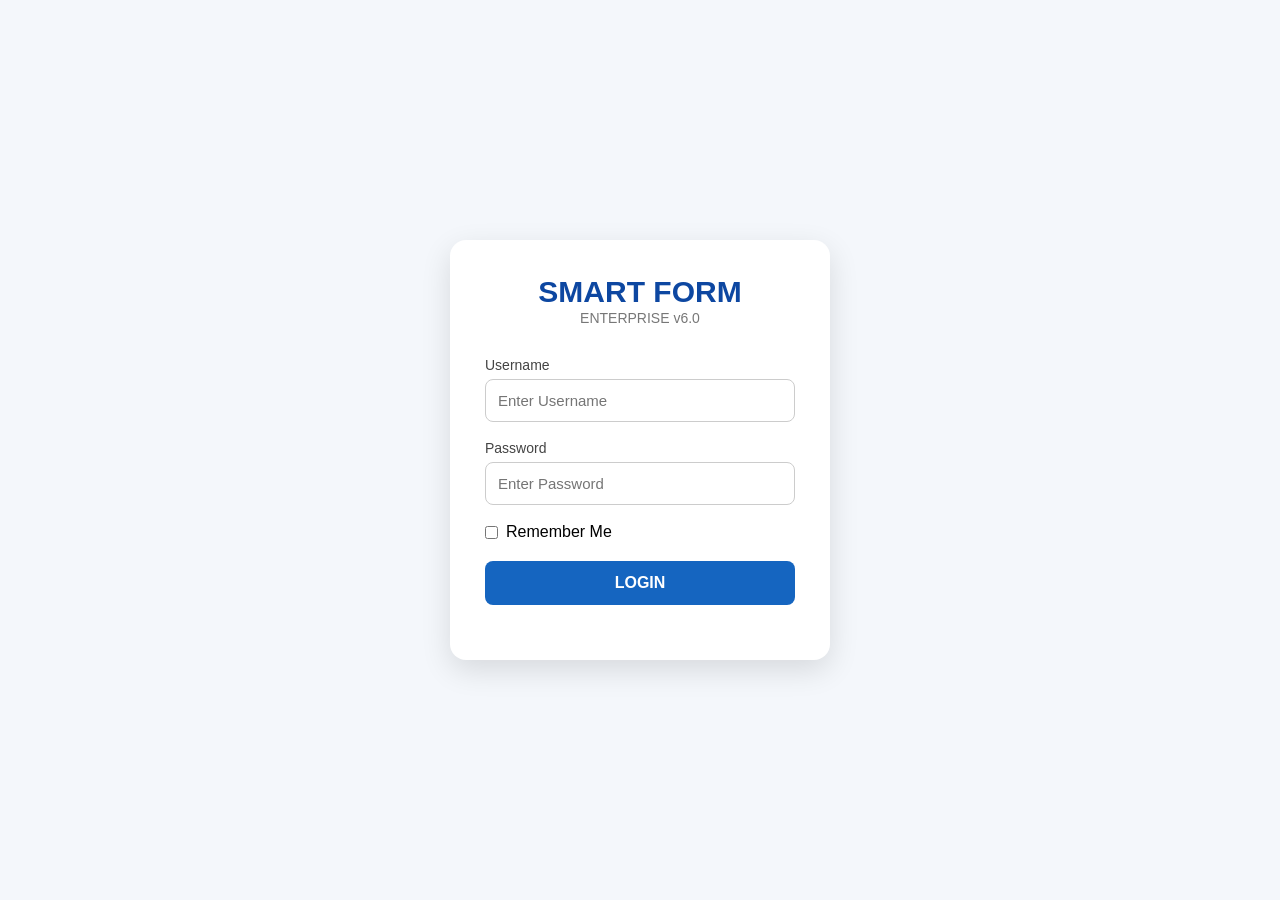
<file: index.html>
<!DOCTYPE html>
<html>

<head>

<title>
SMART FORM ENTERPRISE v6.1
</title>

<meta http-equiv="refresh"
content="0; url=login.html">

</head>

<body>

Loading SMART FORM ENTERPRISE...

</body>

</html>
</file>
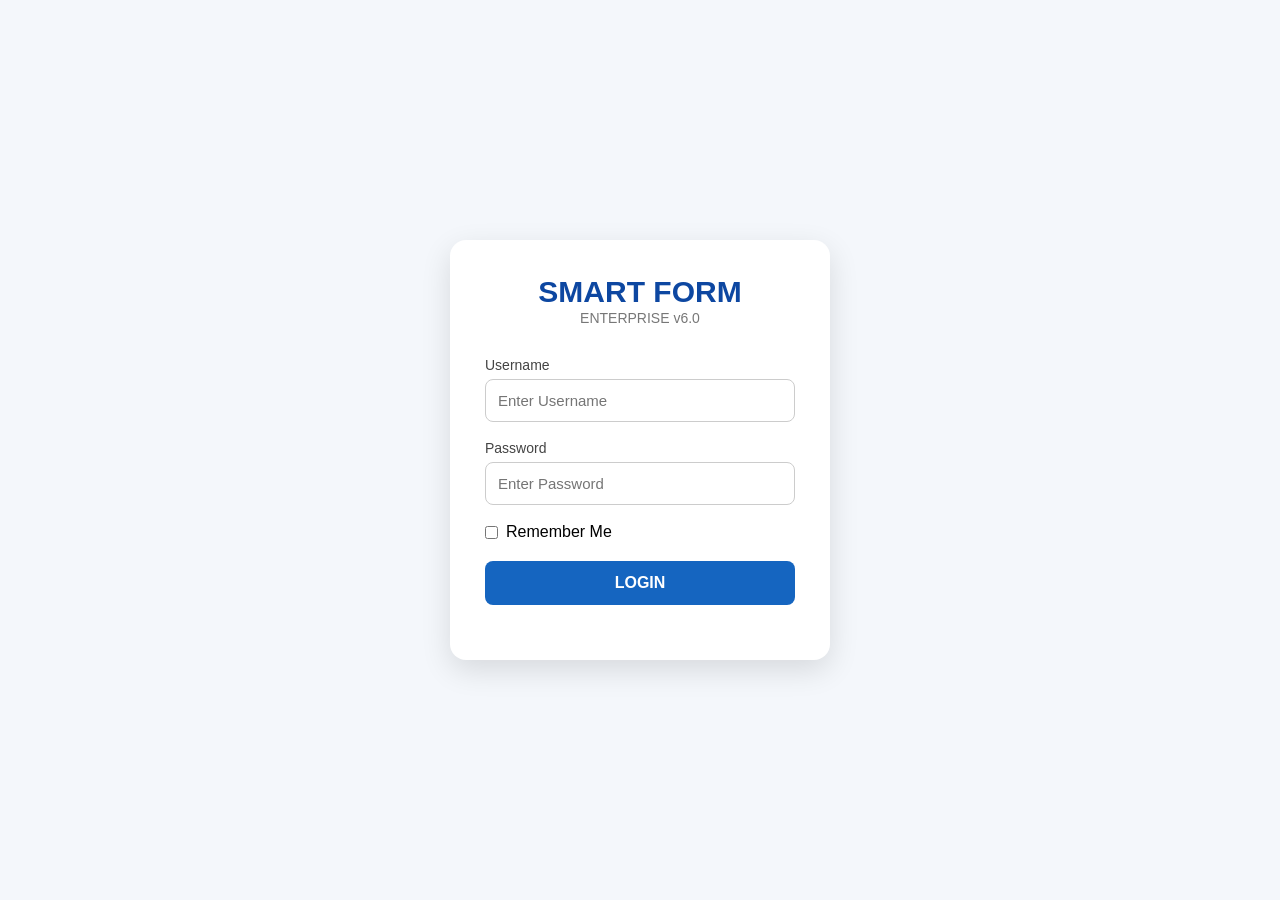
<file: login.html>
<!DOCTYPE html>
<html lang="en">

<head>

<meta charset="UTF-8">

<meta name="viewport"
content="width=device-width, initial-scale=1.0">

<title>SMART FORM ENTERPRISE</title>

<link rel="stylesheet"
href="assets/css/login.css">

</head>

<body>

<div class="login-container">

    <div class="login-card">

        <div class="logo">

            <h1>SMART FORM</h1>

            <span>ENTERPRISE v6.0</span>

        </div>

        <form id="loginForm">

            <div class="form-group">

                <label>Username</label>

                <input
                    type="text"
                    id="username"
                    placeholder="Enter Username"
                    autocomplete="username"
                    required>

            </div>

            <div class="form-group">

                <label>Password</label>

                <input
                    type="password"
                    id="password"
                    placeholder="Enter Password"
                    autocomplete="current-password"
                    required>

            </div>

            <div class="remember">

                <input
                    type="checkbox"
                    id="remember">

                <label for="remember">
                    Remember Me
                </label>

            </div>

            <button
                type="submit"
                id="loginBtn">

                LOGIN

            </button>

        </form>

        <div
            id="message"
            class="message">

        </div>

    </div>

</div>

<script src="assets/js/login.js"></script>

</body>

</html>
</file>
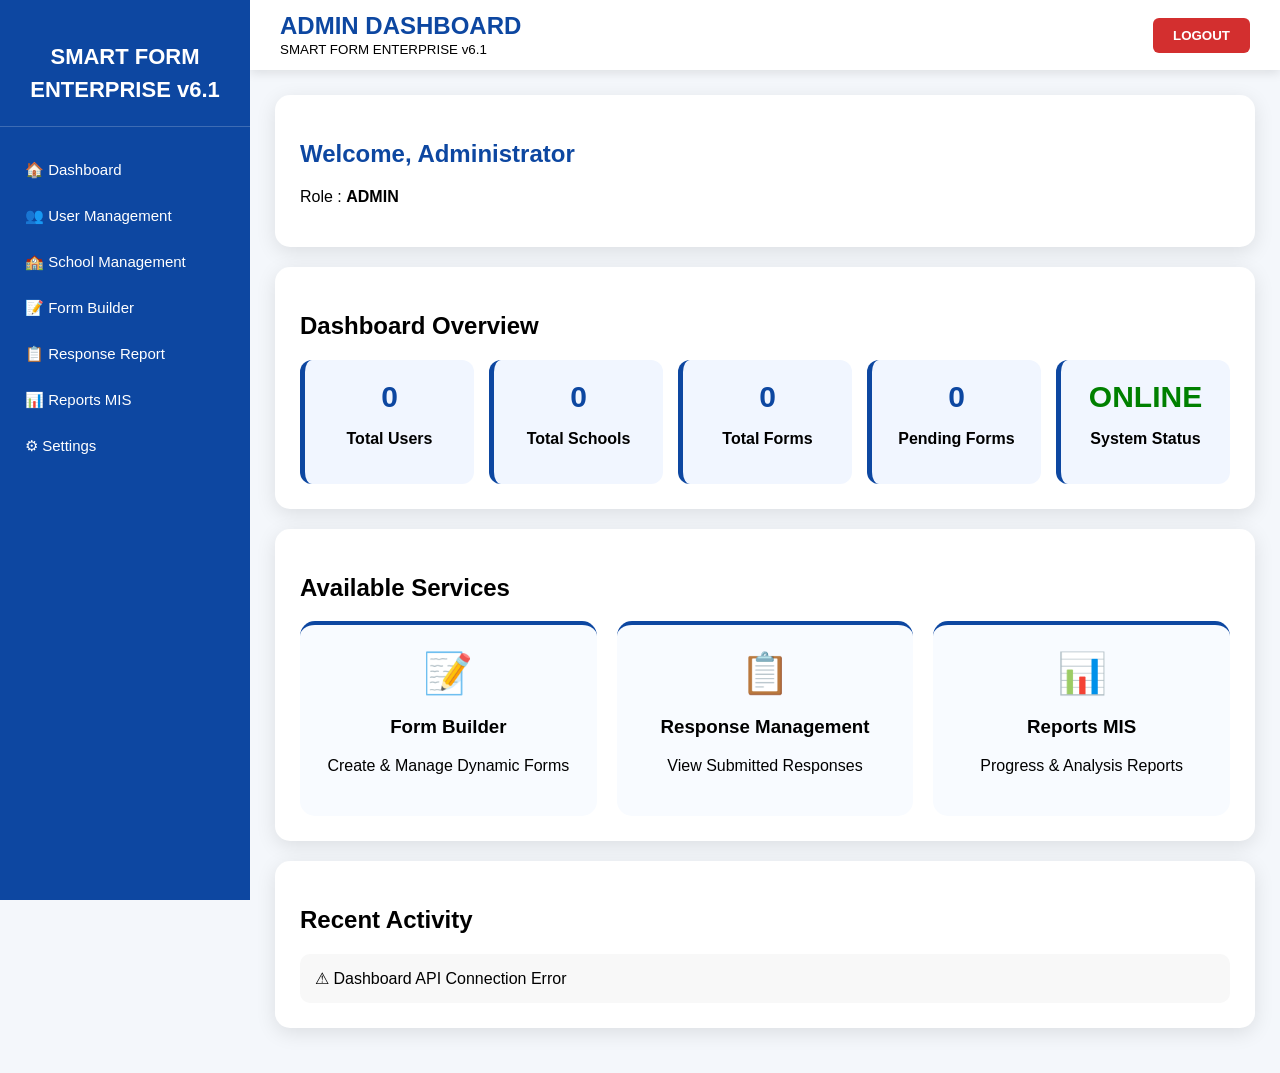
<file: admin/dashboard.html>
<!DOCTYPE html>

<html lang="en">

<head>

<meta charset="UTF-8">

<meta name="viewport" content="width=device-width, initial-scale=1.0">


<title>
SMART FORM ENTERPRISE v6.1 - Admin Dashboard
</title>



<style>


*{
box-sizing:border-box;
}



body{

margin:0;

font-family:
"Segoe UI",
Arial,
sans-serif;

background:#f4f7fb;

}



/* =====================
 SIDEBAR
===================== */


.sidebar{

position:fixed;

left:0;

top:0;

width:250px;

height:100vh;

background:#0d47a1;

color:white;

padding-top:20px;

}



.logo{

padding:20px;

text-align:center;

font-size:22px;

font-weight:bold;

line-height:1.5;

border-bottom:
1px solid rgba(255,255,255,.2);

}



.menu{

margin-top:20px;

}



.menu a{

display:block;

padding:14px 25px;

color:white;

text-decoration:none;

font-size:15px;

}



.menu a:hover{

background:#1565c0;

}



/* =====================
 MAIN
===================== */


.main{

margin-left:250px;

min-height:100vh;

}



/* =====================
 HEADER
===================== */


.header{

height:70px;

background:white;

display:flex;

justify-content:space-between;

align-items:center;

padding:0 30px;

box-shadow:

0 3px 10px rgba(0,0,0,.1);

}



.header h1{

margin:0;

color:#0d47a1;

font-size:24px;

}



.header-right{

display:flex;

align-items:center;

gap:15px;

}




.logout{

background:#d32f2f;

color:white;

border:none;

padding:10px 20px;

border-radius:6px;

cursor:pointer;

font-weight:bold;

}





.container{

padding:25px;

}





.card{

background:white;

padding:25px;

border-radius:15px;

box-shadow:

0 5px 20px rgba(0,0,0,.1);

margin-bottom:20px;

}





/* =====================
 STAT CARDS
===================== */


.stats{

display:grid;

grid-template-columns:

repeat(5,1fr);

gap:15px;

}



.stat-card{

background:#f1f6ff;

padding:20px;

border-radius:12px;

text-align:center;

border-left:5px solid #0d47a1;

}



.stat-card h2{

margin:0;

font-size:30px;

color:#0d47a1;

}



.stat-card p{

font-weight:bold;

}





/* SERVICES */


.services-grid{

display:grid;

grid-template-columns:

repeat(3,1fr);

gap:20px;

}



.service-card{

background:#f8fbff;

padding:25px;

border-radius:15px;

text-align:center;

cursor:pointer;

border-top:4px solid #0d47a1;

}



.service-card:hover{

box-shadow:

0 8px 20px rgba(0,0,0,.15);

}



.service-icon{

font-size:40px;

}





.activity{

background:#f8f8f8;

padding:15px;

border-radius:10px;

}






@media(max-width:1000px){


.stats{

grid-template-columns:

repeat(2,1fr);

}



.services-grid{

grid-template-columns:

1fr;

}



.sidebar{

width:70px;

}



.main{

margin-left:70px;

}



.logo{

font-size:12px;

}


}



</style>


</head>


<body>


<!-- SIDEBAR -->

<div class="sidebar">


<div class="logo">

SMART FORM<br>

ENTERPRISE v6.1


</div>



<div class="menu">


<a href="dashboard.html">

🏠 Dashboard

</a>


<a href="users.html">

👥 User Management

</a>



<a href="schools.html">

🏫 School Management

</a>



<a href="forms.html">

📝 Form Builder

</a>



<a href="responses.html">

📋 Response Report

</a>



<a href="reports.html">

📊 Reports MIS

</a>



<a href="settings.html">

⚙ Settings

</a>



</div>


</div>
<!-- =====================
 MAIN AREA
===================== -->

<div class="main">



<!-- HEADER -->

<div class="header">


<div>

<h1>
ADMIN DASHBOARD
</h1>


<small>
SMART FORM ENTERPRISE v6.1
</small>


</div>





<div class="header-right">


<button
class="logout"
onclick="logout()">

LOGOUT

</button>


</div>


</div>







<div class="container">





<!-- WELCOME CARD -->


<div class="card">


<h2 style="color:#0d47a1;">

Welcome,

<span id="adminName">

Administrator

</span>


</h2>


<p>

Role :

<strong>

ADMIN

</strong>

</p>


</div>








<!-- DASHBOARD OVERVIEW -->


<div class="card">


<h2>

Dashboard Overview

</h2>





<div class="stats">





<div class="stat-card">


<h2 id="totalUsers">

0

</h2>


<p>

Total Users

</p>


</div>







<div class="stat-card">


<h2 id="totalSchools">

0

</h2>


<p>

Total Schools

</p>


</div>








<div class="stat-card">


<h2 id="totalForms">

0

</h2>


<p>

Total Forms

</p>


</div>








<div class="stat-card">


<h2 id="pendingForms">

0

</h2>


<p>

Pending Forms

</p>


</div>








<div class="stat-card">


<h2 style="color:green;">

ONLINE

</h2>


<p>

System Status

</p>


</div>






</div>


</div>









<!-- SERVICES -->


<div class="card">


<h2>

Available Services

</h2>





<div class="services-grid">





<div class="service-card"
onclick="openFormBuilder()">



<div class="service-icon">

📝

</div>



<h3>

Form Builder

</h3>


<p>

Create & Manage Dynamic Forms

</p>


</div>









<div class="service-card"
onclick="openResponses()">



<div class="service-icon">

📋

</div>



<h3>

Response Management

</h3>


<p>

View Submitted Responses

</p>


</div>









<div class="service-card"
onclick="openReports()">



<div class="service-icon">

📊

</div>



<h3>

Reports MIS

</h3>


<p>

Progress & Analysis Reports

</p>


</div>





</div>


</div>









<!-- RECENT ACTIVITY -->


<div class="card">


<h2>

Recent Activity

</h2>




<div class="activity"
id="activityBox">


✅ Dashboard Loaded

<br><br>

System Ready


</div>



</div>







</div>

</div>
<script>


/* =====================
 API CONFIGURATION
===================== */


const API_URL =

"https://script.google.com/macros/s/AKfycbwKTmGemqiI-Lyd-YQCIVaxkCLZfYUyENpSuKL_B7z7ZMLAmv_xtL7LbciUVI2YI9JIfw/exec";





/* =====================
 LOAD DASHBOARD DATA
===================== */


async function loadDashboard(){


try{


let response = await fetch(

API_URL,

{


method:"POST",


headers:{


"Content-Type":

"text/plain;charset=utf-8"


},


body:JSON.stringify({


action:"dashboard"


})


}

);





let result = await response.json();





console.log(
"Dashboard API",
result
);






if(result.success){



let data = result.data;





document.getElementById(
"totalUsers"
).innerHTML =

data.totalUsers || 0;





document.getElementById(
"totalSchools"
).innerHTML =

data.totalSchools || 0;





document.getElementById(
"totalForms"
).innerHTML =

data.totalForms || 0;





document.getElementById(
"pendingForms"
).innerHTML =

data.pendingForms || 0;






document.getElementById(
"activityBox"
).innerHTML =


`

✅ Dashboard Updated Successfully

<br><br>

👥 Users : ${data.totalUsers}

<br>

🏫 Schools : ${data.totalSchools}

<br>

📝 Forms : ${data.totalForms}

<br>

📋 Responses : ${data.totalResponses || 0}

`;




}



}

catch(error){


console.log(
"Dashboard Error",
error
);



document.getElementById(
"activityBox"
).innerHTML =


"⚠ Dashboard API Connection Error";



}


}










/* =====================
 LOAD ADMIN USER
===================== */


function loadUser(){


let user =

localStorage.getItem("USER")

||

sessionStorage.getItem("USER");





if(user){


try{


let data =

JSON.parse(user);




document.getElementById(
"adminName"
).innerHTML =


data.name

||

data.username

||

"Administrator";



}

catch(e){



console.log(e);


}



}


}









/* =====================
 SERVICES
===================== */


function openFormBuilder(){


window.location.href =

"forms.html";


}




function openResponses(){


window.location.href =

"responses.html";


}




function openReports(){


window.location.href =

"reports.html";


}










/* =====================
 LOGOUT
===================== */


function logout(){



localStorage.clear();


sessionStorage.clear();




window.location.href =

"../index.html";



}







/* =====================
 PAGE LOAD
===================== */


document.addEventListener(

"DOMContentLoaded",

function(){



loadDashboard();


loadUser();



});


</script>



</body>

</html>
</file>
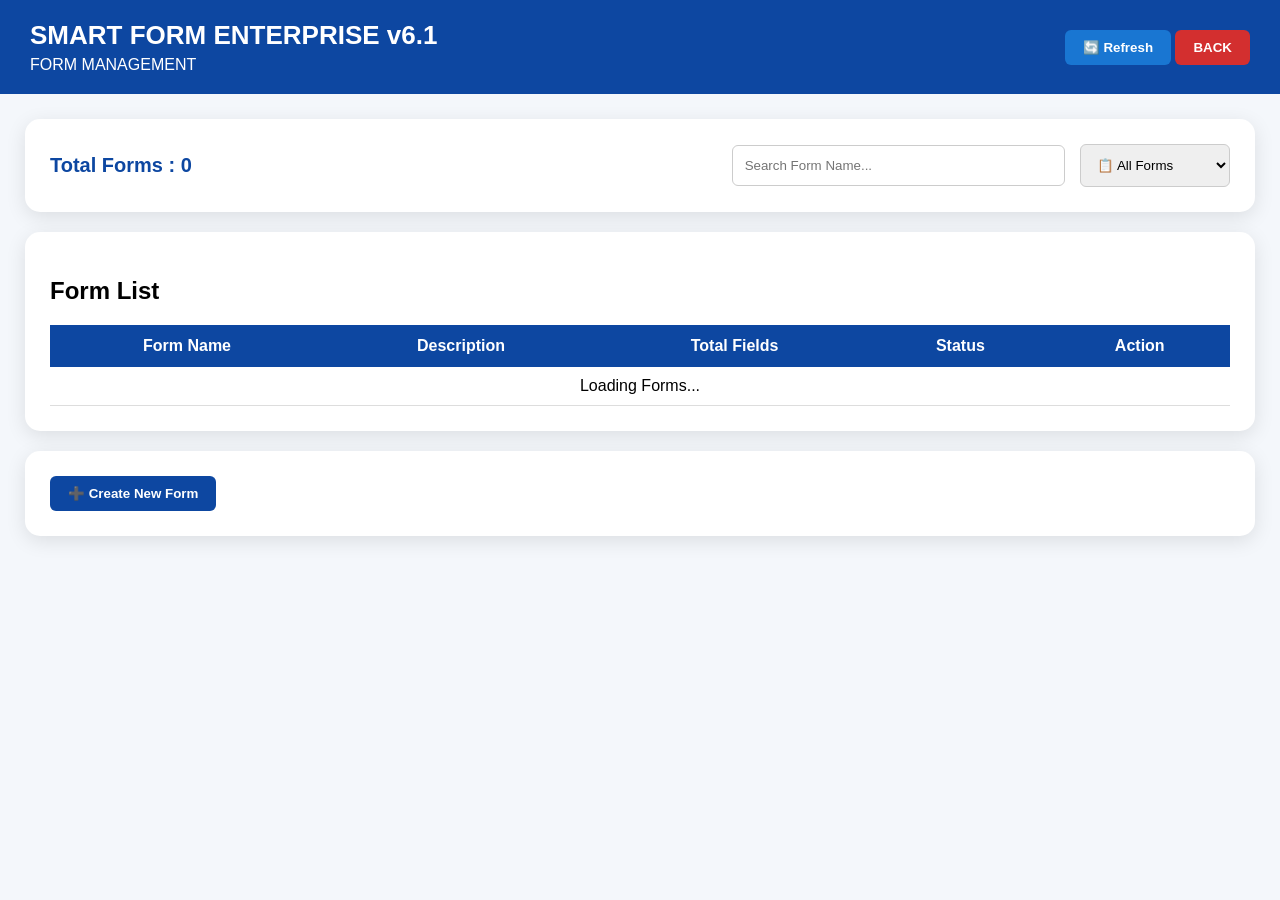
<file: admin/forms.html>
<!DOCTYPE html>

<html lang="en">

<head>


<meta charset="UTF-8">


<meta name="viewport"
content="width=device-width,initial-scale=1.0">



<title>

SMART FORM ENTERPRISE v6.1 - Form Management

</title>




<style>


*{

box-sizing:border-box;

}



body{


margin:0;


font-family:

"Segoe UI",
Arial,
sans-serif;


background:#f4f7fb;


}





/* =====================
 HEADER
===================== */


.header{


background:#0d47a1;


color:white;


padding:20px 30px;


display:flex;


justify-content:space-between;


align-items:center;


}



.header h1{


margin:0;


font-size:26px;


}



.header p{


margin:5px 0 0;


}







/* =====================
 BUTTON
===================== */


.btn{


border:none;


padding:10px 18px;


border-radius:6px;


cursor:pointer;


font-weight:bold;


}



.back{


background:#d32f2f;


color:white;


}



.add{


background:#0d47a1;


color:white;


}



.refresh{


background:#1976d2;


color:white;


}








/* =====================
 CONTAINER
===================== */


.container{


padding:25px;


}





.card{


background:white;


padding:25px;


border-radius:15px;


margin-bottom:20px;


box-shadow:


0 5px 20px rgba(0,0,0,.1);


}







/* =====================
 FILTER
===================== */


.filter-box{


display:grid;


grid-template-columns:


2fr 1fr 150px;


gap:15px;


align-items:center;


}




input,
select,
textarea{


width:100%;


padding:12px;


border:1px solid #ccc;


border-radius:6px;


}





.count{


font-size:20px;


font-weight:bold;


color:#0d47a1;


}







/* =====================
 TABLE
===================== */


.table-container{


overflow-x:auto;


}





table{


width:100%;


border-collapse:collapse;


}



th{


background:#0d47a1;


color:white;


padding:12px;


}



td{


padding:10px;


text-align:center;


border-bottom:1px solid #ddd;


}




tr:hover{


background:#f1f6ff;


}








/* STATUS */


.active{


background:#2e7d32;


color:white;


padding:5px 12px;


border-radius:20px;


font-size:12px;


}




.deactive{


background:#d32f2f;


color:white;


padding:5px 12px;


border-radius:20px;


font-size:12px;


}







@media(max-width:900px){


.filter-box{


grid-template-columns:1fr;


}


}



</style>

<body>



<!-- =====================
 HEADER
===================== -->


<div class="header">


<div>


<h1>

SMART FORM ENTERPRISE v6.1

</h1>


<p>

FORM MANAGEMENT

</p>


</div>





<div>


<button

class="btn refresh"

onclick="loadForms()">


🔄 Refresh


</button>






<button

class="btn back"

onclick="goBack()">


BACK


</button>




</div>



</div>









<div class="container">








<!-- =====================
 FORM SUMMARY
===================== -->


<div class="card">



<div class="filter-box">





<div class="count">


Total Forms :


<span id="totalForms">

0

</span>



</div>








<input

type="text"

id="searchForm"

placeholder="Search Form Name..."

onkeyup="filterForms()">








<select

id="statusFilter"

onchange="filterForms()">



<option value="">


📋 All Forms


</option>



<option value="ACTIVE">


✅ Active Form


</option>



<option value="DEACTIVE">


⛔ De-Active Form


</option>



</select>




</div>



</div>









<!-- =====================
 FORM LIST
===================== -->


<div class="card">



<h2>

Form List

</h2>





<div class="table-container">





<table>



<thead>


<tr>



<th>

Form Name

</th>



<th>

Description

</th>




<th>

Total Fields

</th>




<th>

Status

</th>




<th>

Action

</th>



</tr>


</thead>







<tbody id="formTableBody">


<tr>


<td colspan="5">


Loading Forms...


</td>


</tr>


</tbody>





</table>





</div>




</div>









<!-- =====================
 CREATE FORM BUTTON
===================== -->


<div class="card">



<button

class="btn add"

onclick="showBuilder()">



➕ Create New Form



</button>




</div>









<!-- =====================
 FORM BUILDER
===================== -->


<div class="card"

id="builderSection"

style="display:none;">



<h2>

Create New Form

</h2>







<label>

Form Name

</label>


<input

id="formName"

placeholder="Enter Form Name">







<label>

Description

</label>


<textarea

id="description"

placeholder="Form Description">

</textarea>









<h3>

Form Fields

</h3>




<div id="fields">


</div>






<button

class="btn add"

onclick="addField()">



+ Add Field


</button>









<h3>

Preview

</h3>



<div

id="preview">


No Field Added


</div>







<br>


<button

class="btn add"

onclick="saveForm()">



💾 Save Form


</button>





</div>







</div>
  <script>


const API_URL =

"https://script.google.com/macros/s/AKfycbwKTmGemqiI-Lyd-YQCIVaxkCLZfYUyENpSuKL_B7z7ZMLAmv_xtL7LbciUVI2YI9JIfw/exec";



let FORMS=[];

let fieldsCount=0;








/* =====================
 PAGE LOAD
===================== */


document.addEventListener(
"DOMContentLoaded",

function(){

loadForms();

});









/* =====================
 LOAD FORMS
===================== */


async function loadForms(){


try{


let response =

await fetch(API_URL,{

method:"POST",

headers:{


"Content-Type":

"text/plain;charset=utf-8"

},


body:JSON.stringify({

action:"forms"

})


});




let result =

JSON.parse(

await response.text()

);





if(result.success){


FORMS=result.data;


document.getElementById(
"totalForms"
).innerHTML=

FORMS.length;



displayForms(FORMS);


}


}

catch(error){


console.log(error);


}



}









/* =====================
 DISPLAY FORMS
===================== */


function displayForms(data){



let html="";





if(data.length===0){


html=`

<tr>

<td colspan="5">

No Form Found

</td>

</tr>

`;

}


data.forEach(function(form){



html += `


<tr>


<td>

${form.name}

</td>



<td>

${form.description || ""}

</td>




<td>

${form.fields ? form.fields.length : 0}

</td>





<td>


<span class="${
String(form.status).toUpperCase()=="ACTIVE"

?

"active"

:

"deactive"

}">


${form.status}


</span>


</td>






<td>


<button

class="btn refresh"

onclick="changeFormStatus('${form.id}')">

Status

</button>


</td>



</tr>


`;



});






document.getElementById(
"formTableBody"
).innerHTML=html;



}









/* =====================
 FILTER
===================== */


function filterForms(){



let search =

document.getElementById(
"searchForm"
).value
.toLowerCase();





let status =

document.getElementById(
"statusFilter"
).value;





let data =

FORMS.filter(function(item){



return(


String(item.name)
.toLowerCase()
.includes(search)


)

&&


(


status===""

||

String(item.status)
.toUpperCase()
===status


);



});




displayForms(data);



}









/* =====================
 SHOW BUILDER
===================== */


function showBuilder(){


document.getElementById(
"builderSection"
).style.display="block";


}








/* =====================
 ADD FIELD
===================== */


function addField(){


fieldsCount++;


let div=

document.createElement(
"div"
);



div.className="field";



div.innerHTML=


`

<input

class="fieldName"

placeholder="Field Name"

onkeyup="updatePreview()">



<select

class="fieldType"

onchange="updatePreview()">



<option>
Text
</option>


<option>
Number
</option>


<option>
Date
</option>


<option>
Dropdown
</option>


<option>
File Upload
</option>


</select>


<button

class="btn back"

onclick="this.parentElement.remove();updatePreview();">


Remove


</button>


`;



document
.getElementById("fields")
.appendChild(div);



updatePreview();



}









/* =====================
 PREVIEW
===================== */


function updatePreview(){


let html="";




document
.querySelectorAll(".field")
.forEach(function(f){



html +=


`

<div class="card">

<b>

${
f.querySelector(".fieldName").value
||
"Field Name"

}

</b>


<br>


Type :

${
f.querySelector(".fieldType").value

}


</div>

`;



});





document.getElementById(
"preview"
).innerHTML=

html || "No Field Added";



}









/* =====================
 SAVE FORM
===================== */


async function saveForm(){



let data={



action:"createForm",



form:{


name:

document.getElementById(
"formName"
).value,



description:

document.getElementById(
"description"
).value,



fields:[]



}



};





document
.querySelectorAll(".field")
.forEach(function(item){



data.form.fields.push({


name:

item.querySelector(".fieldName").value,


type:

item.querySelector(".fieldType").value


});


});





console.log(data);





alert(

"Form Saved Successfully"

);



loadForms();



}









/* =====================
 CHANGE STATUS
===================== */


function changeFormStatus(id){


alert(

"Form Status Update : "

+

id

);



}









function goBack(){


window.location.href=

"dashboard.html";


}



</script>



</body>

</html>
</head>
</file>
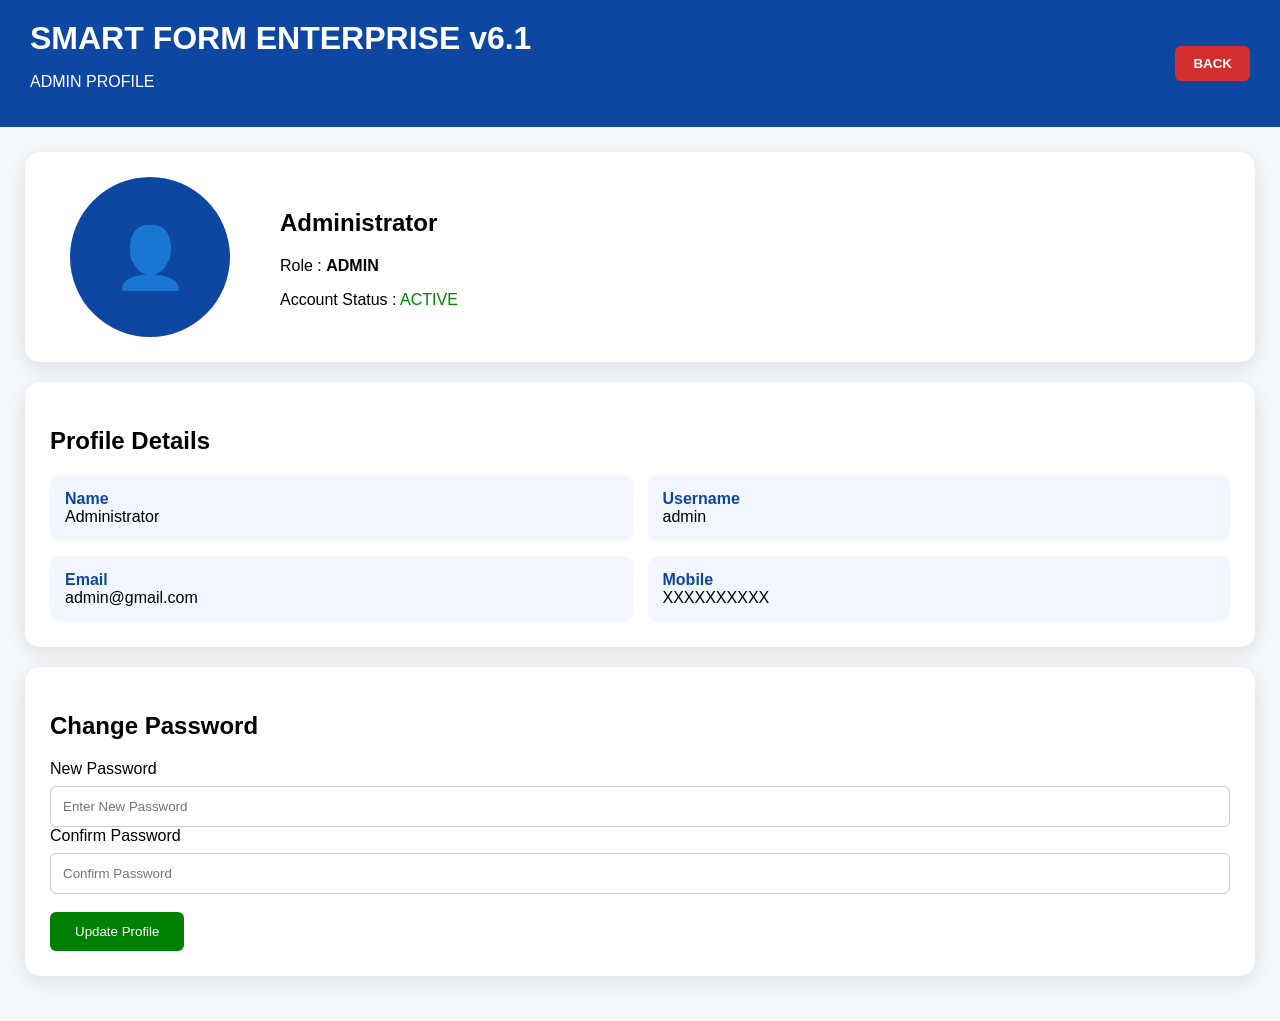
<file: admin/profile.html>
<!DOCTYPE html>
<html lang="en">

<head>

<meta charset="UTF-8">

<meta name="viewport" content="width=device-width,initial-scale=1.0">


<title>
SMART FORM ENTERPRISE v6.1 - Profile
</title>


<style>

*{
box-sizing:border-box;
}


body{

margin:0;

font-family:
"Segoe UI",
Arial,
sans-serif;

background:#f4f7fb;

}



.header{

background:#0d47a1;

color:white;

padding:20px 30px;

display:flex;

justify-content:space-between;

align-items:center;

}



.header h1{

margin:0;

}




.btn{

border:none;

padding:10px 18px;

border-radius:6px;

cursor:pointer;

font-weight:bold;

}



.back{

background:#d32f2f;

color:white;

}





.container{

padding:25px;

}





.card{

background:white;

padding:25px;

border-radius:15px;

box-shadow:

0 5px 20px rgba(0,0,0,.1);

margin-bottom:20px;

}





.profile{

display:grid;

grid-template-columns:200px 1fr;

gap:30px;

align-items:center;

}




.photo{

height:160px;

width:160px;

border-radius:50%;

background:#0d47a1;

color:white;

display:flex;

justify-content:center;

align-items:center;

font-size:60px;

margin:auto;

}




.info{

display:grid;

grid-template-columns:repeat(2,1fr);

gap:15px;

}





.box{

background:#f1f6ff;

padding:15px;

border-radius:10px;

}



.label{

font-weight:bold;

color:#0d47a1;

}



input{

width:100%;

padding:12px;

border:1px solid #ccc;

border-radius:6px;

margin-top:8px;

}





.update{

background:green;

color:white;

border:none;

padding:12px 25px;

border-radius:6px;

cursor:pointer;

}





@media(max-width:700px){


.profile{

grid-template-columns:1fr;

}


.info{

grid-template-columns:1fr;

}


}



</style>


</head>


<body>





<div class="header">


<div>

<h1>
SMART FORM ENTERPRISE v6.1
</h1>


<p>
ADMIN PROFILE
</p>


</div>



<button
class="btn back"
onclick="goBack()">

BACK

</button>



</div>








<div class="container">





<div class="card">


<div class="profile">



<div class="photo">

👤

</div>




<div>


<h2 id="name">

Administrator

</h2>


<p>

Role :
<strong>
ADMIN
</strong>

</p>


<p>

Account Status :
<span style="color:green">

ACTIVE

</span>

</p>


</div>




</div>


</div>








<div class="card">


<h2>
Profile Details
</h2>



<div class="info">



<div class="box">

<div class="label">

Name

</div>


<div id="userName">

Administrator

</div>


</div>




<div class="box">

<div class="label">

Username

</div>


<div id="username">

admin

</div>


</div>





<div class="box">

<div class="label">

Email

</div>


<div>

admin@gmail.com

</div>


</div>





<div class="box">

<div class="label">

Mobile

</div>


<div>

XXXXXXXXXX

</div>


</div>




</div>


</div>









<div class="card">


<h2>
Change Password
</h2>



<label>
New Password
</label>


<input
type="password"
id="newPassword"
placeholder="Enter New Password">





<label>
Confirm Password
</label>


<input
type="password"
id="confirmPassword"
placeholder="Confirm Password">





<br><br>


<button
class="update"
onclick="updateProfile()">

Update Profile

</button>


</div>







</div>







<script>


document.addEventListener(
"DOMContentLoaded",
function(){


let user =

localStorage.getItem("USER")
||
sessionStorage.getItem("USER");



if(user){


try{


let data =
JSON.parse(user);



document.getElementById(
"name"
).innerHTML =

data.name
||
"Administrator";



document.getElementById(
"userName"
).innerHTML =

data.name
||
"Administrator";



document.getElementById(
"username"
).innerHTML =

data.username
||
"admin";


}

catch(e){}


}



});






function updateProfile(){


let pass1 =
document.getElementById(
"newPassword"
).value;


let pass2 =
document.getElementById(
"confirmPassword"
).value;



if(pass1!==pass2){

alert(
"Password Not Match"
);

return;

}



alert(
"Profile Updated Successfully"
);


}







function goBack(){

window.location.href=
"dashboard.html";

}



</script>




</body>

</html>
</file>
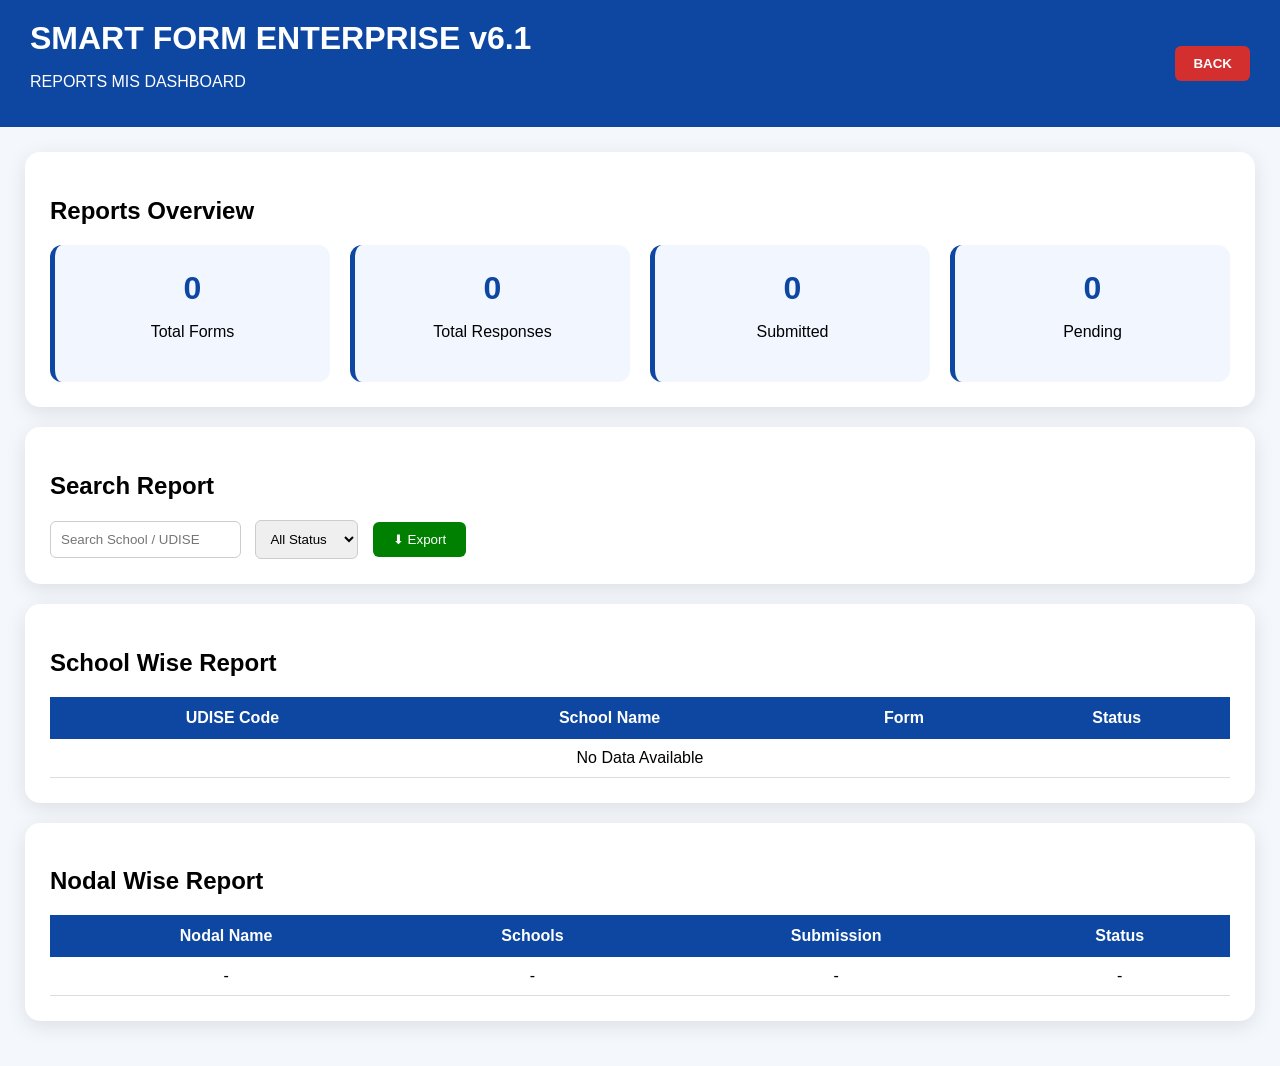
<file: admin/reports.html>
<!DOCTYPE html>
<html lang="en">

<head>

<meta charset="UTF-8">

<meta name="viewport" content="width=device-width,initial-scale=1.0">


<title>
SMART FORM ENTERPRISE v6.1 - Reports MIS
</title>


<style>

*{
box-sizing:border-box;
}


body{

margin:0;

font-family:
"Segoe UI",
Arial,
sans-serif;

background:#f4f7fb;

}



/* HEADER */

.header{

background:#0d47a1;

color:white;

padding:20px 30px;

display:flex;

justify-content:space-between;

align-items:center;

}


.header h1{

margin:0;

}



.btn{

border:none;

padding:10px 18px;

border-radius:6px;

cursor:pointer;

font-weight:bold;

}



.back{

background:#d32f2f;

color:white;

}





.container{

padding:25px;

}





.card{

background:white;

padding:25px;

border-radius:15px;

box-shadow:

0 5px 20px rgba(0,0,0,.1);

margin-bottom:20px;

}






/* REPORT CARDS */


.stats{

display:grid;

grid-template-columns:
repeat(4,1fr);

gap:20px;

}



.stat{

background:#f1f6ff;

padding:25px;

border-radius:12px;

text-align:center;

border-left:5px solid #0d47a1;

}



.stat h2{

margin:0;

font-size:32px;

color:#0d47a1;

}





/* SEARCH */


input,
select{

padding:10px;

border:1px solid #ccc;

border-radius:6px;

margin-right:10px;

}





table{

width:100%;

border-collapse:collapse;

margin-top:20px;

}



th{

background:#0d47a1;

color:white;

padding:12px;

}



td{

padding:10px;

text-align:center;

border-bottom:1px solid #ddd;

}





.status{

background:green;

color:white;

padding:5px 12px;

border-radius:20px;

}





.export{

background:green;

color:white;

border:none;

padding:10px 20px;

border-radius:6px;

cursor:pointer;

}





@media(max-width:900px){


.stats{

grid-template-columns:1fr;

}


}



</style>


</head>



<body>





<div class="header">


<div>

<h1>
SMART FORM ENTERPRISE v6.1
</h1>


<p>
REPORTS MIS DASHBOARD
</p>


</div>




<button
class="btn back"
onclick="goBack()">

BACK

</button>


</div>








<div class="container">







<div class="card">


<h2>
Reports Overview
</h2>




<div class="stats">



<div class="stat">

<h2 id="totalForms">
0
</h2>

<p>
Total Forms
</p>

</div>




<div class="stat">

<h2 id="responses">
0
</h2>

<p>
Total Responses
</p>

</div>




<div class="stat">

<h2 id="submitted">
0
</h2>

<p>
Submitted
</p>

</div>




<div class="stat">

<h2 id="pending">
0
</h2>

<p>
Pending
</p>

</div>




</div>


</div>









<div class="card">


<h2>
Search Report
</h2>


<input
id="search"
placeholder="Search School / UDISE">


<select id="statusFilter">


<option value="">
All Status
</option>


<option>
Submitted
</option>


<option>
Pending
</option>


</select>



<button
class="export"
onclick="exportReport()">

⬇ Export

</button>


</div>









<div class="card">


<h2>
School Wise Report
</h2>




<table>


<thead>


<tr>

<th>
UDISE Code
</th>


<th>
School Name
</th>


<th>
Form
</th>


<th>
Status
</th>


</tr>


</thead>



<tbody id="reportTable">


<tr>

<td colspan="4">

No Data Available

</td>

</tr>


</tbody>


</table>



</div>









<div class="card">


<h2>
Nodal Wise Report
</h2>




<table>


<thead>


<tr>

<th>
Nodal Name
</th>


<th>
Schools
</th>


<th>
Submission
</th>


<th>
Status
</th>


</tr>


</thead>



<tbody>


<tr>

<td>
-
</td>

<td>
-
</td>

<td>
-
</td>

<td>
-
</td>


</tr>


</tbody>


</table>



</div>







</div>









<script>


function goBack(){


window.location.href=
"dashboard.html";


}




function exportReport(){


alert(
"Export Module Coming Soon"
);


}





</script>




</body>

</html>
</file>
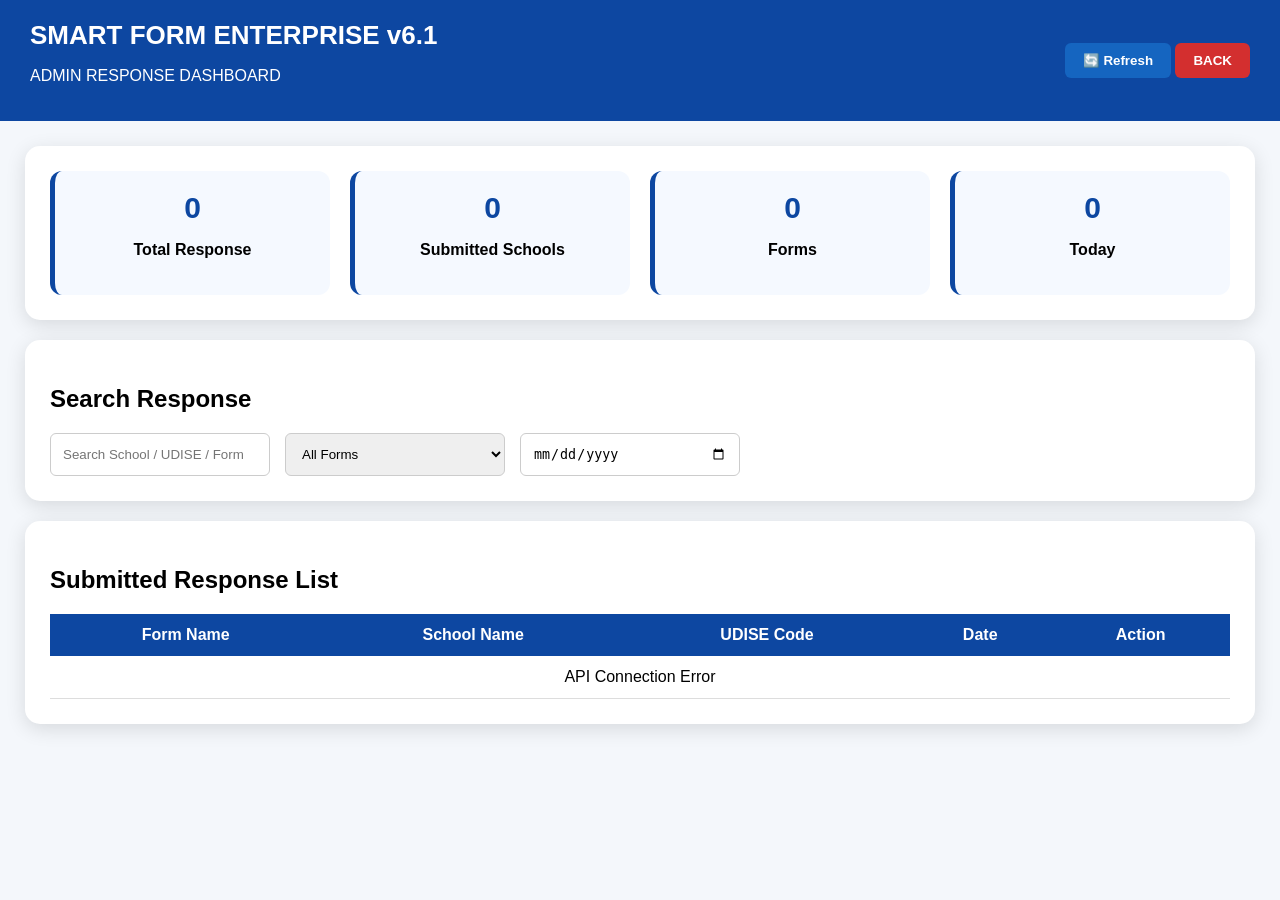
<file: admin/responses.html>
<!DOCTYPE html>

<html lang="en">

<head>

<meta charset="UTF-8">

<meta name="viewport"
content="width=device-width,initial-scale=1.0">


<title>
SMART FORM ENTERPRISE v6.1 - Response Dashboard
</title>


<style>


*{
box-sizing:border-box;
}


body{

margin:0;

font-family:
"Segoe UI",
Arial,sans-serif;

background:#f4f7fb;

}



/* HEADER */

.header{

background:#0d47a1;

color:white;

padding:20px 30px;

display:flex;

justify-content:space-between;

align-items:center;

}


.header h1{

margin:0;

font-size:26px;

}


button{

border:none;

padding:10px 18px;

border-radius:6px;

cursor:pointer;

font-weight:bold;

}



.back{

background:#d32f2f;

color:white;

}


.refresh{

background:#1565c0;

color:white;

}



/* CONTAINER */


.container{

padding:25px;

}





.card{

background:white;

padding:25px;

border-radius:15px;

box-shadow:

0 5px 20px rgba(0,0,0,.12);

margin-bottom:20px;

}





/* STATS */


.stats{

display:grid;

grid-template-columns:

repeat(4,1fr);

gap:20px;

}



.stat{

background:#f5f9ff;

padding:20px;

border-radius:12px;

text-align:center;

border-left:5px solid #0d47a1;

}



.stat h2{

margin:0;

font-size:30px;

color:#0d47a1;

}



.stat p{

font-weight:bold;

}







/* FILTER */


.filters{

display:flex;

gap:15px;

flex-wrap:wrap;

}



input,
select{


padding:12px;

border:1px solid #ccc;

border-radius:6px;

min-width:220px;

}





/* TABLE */


table{

width:100%;

border-collapse:collapse;

margin-top:20px;

}



th{

background:#0d47a1;

color:white;

padding:12px;

}



td{

padding:12px;

text-align:center;

border-bottom:1px solid #ddd;

}



tr:hover{

background:#f1f6ff;

}







.view{

background:#2e7d32;

color:white;

}



.unlock{

background:#ff9800;

color:white;

}





.loading{

text-align:center;

padding:20px;

}







/* MODAL */


.modal{

display:none;

position:fixed;

top:0;

left:0;

width:100%;

height:100%;

background:

rgba(0,0,0,.5);

align-items:center;

justify-content:center;

}



.modal-box{

background:white;

width:90%;

max-width:600px;

padding:25px;

border-radius:15px;

}





@media(max-width:900px){


.stats{

grid-template-columns:

repeat(2,1fr);

}


table{

font-size:12px;

}


}



</style>


</head>



<body>



<div class="header">


<div>

<h1>
SMART FORM ENTERPRISE v6.1
</h1>


<p>
ADMIN RESPONSE DASHBOARD
</p>

</div>




<div>


<button
class="refresh"
onclick="loadResponses()">

🔄 Refresh

</button>


<button
class="back"
onclick="goBack()">

BACK

</button>


</div>



</div>







<div class="container">



<div class="card">


<div class="stats">



<div class="stat">

<h2 id="totalResponse">
0
</h2>

<p>
Total Response
</p>

</div>





<div class="stat">

<h2 id="totalSchool">
0
</h2>

<p>
Submitted Schools
</p>

</div>





<div class="stat">

<h2 id="totalForm">
0
</h2>

<p>
Forms
</p>

</div>





<div class="stat">

<h2 id="todayResponse">
0
</h2>

<p>
Today
</p>

</div>



</div>


</div>







<div class="card">


<h2>
Search Response
</h2>



<div class="filters">



<input

id="searchBox"

placeholder="Search School / UDISE / Form"

onkeyup="filterResponse()">





<select

id="formFilter"

onchange="filterResponse()">


<option value="">

All Forms

</option>


</select>





<input

type="date"

id="dateFilter"

onchange="filterResponse()">



</div>



</div>







<div class="card">


<h2>
Submitted Response List
</h2>



<table>


<thead>

<tr>


<th>
Form Name
</th>


<th>
School Name
</th>


<th>
UDISE Code
</th>


<th>
Date
</th>


<th>
Action
</th>


</tr>


</thead>


<tbody id="responseTable">


<tr>

<td colspan="5"
class="loading">

Loading...

</td>


</tr>


</tbody>


</table>
<script>


const API_URL =

"https://script.google.com/macros/s/AKfycbwKTmGemqiI-Lyd-YQCIVaxkCLZfYUyENpSuKL_B7z7ZMLAmv_xtL7LbciUVI2YI9JIfw/exec";



let RESPONSE_DATA=[];




/*========================
 LOAD RESPONSES
========================*/


async function loadResponses(){


try{


document.getElementById(
"responseTable"
).innerHTML=

`

<tr>

<td colspan="5">

Loading...

</td>

</tr>

`;





let res = await fetch(

API_URL,

{


method:"POST",


headers:{


"Content-Type":

"text/plain;charset=utf-8"


},


body:JSON.stringify({


action:"responses"


})


}

);







let result = await res.json();






console.log(
"Response API",
result
);







if(result.success){



RESPONSE_DATA =

result.data || [];




updateDashboard(
RESPONSE_DATA
);



loadFormFilter(
RESPONSE_DATA
);



displayResponses(
RESPONSE_DATA
);




}

else{


document.getElementById(
"responseTable"
).innerHTML=

`

<tr>

<td colspan="5">

No Response Found

</td>

</tr>

`;



}



}

catch(error){



console.log(error);



document.getElementById(
"responseTable"
).innerHTML=

`

<tr>

<td colspan="5">

API Connection Error

</td>

</tr>

`;



}



}









/*========================
 DASHBOARD COUNT
========================*/


function updateDashboard(data){



document.getElementById(
"totalResponse"
).innerHTML=

data.length;






let schools =

[...new Set(

data.map(

x=>

String(x.schoolCode)

)

)]

.length;





document.getElementById(
"totalSchool"
).innerHTML=

schools;







let forms =

[...new Set(

data.map(

x=>

x.formName

)

)]

.length;





document.getElementById(
"totalForm"
).innerHTML=

forms;







let today =

new Date()

.toDateString();






let todayCount =

data.filter(

x=>{


return new Date(
x.date
)

.toDateString()

===

today;



}

)

.length;






document.getElementById(
"todayResponse"
).innerHTML=

todayCount;



}









/*========================
 FORM FILTER
========================*/


function loadFormFilter(data){



let select =

document.getElementById(
"formFilter"
);





select.innerHTML=

`

<option value="">

All Forms

</option>

`;





let forms =

[...new Set(

data.map(

x=>

x.formName

)

)];





forms.forEach(

form=>{


let option =

document.createElement(
"option"
);



option.value=form;


option.text=form;



select.appendChild(option);



});



}









/*========================
 DISPLAY RESPONSE
========================*/


function displayResponses(data){



let html="";





if(data.length===0){


html=

`

<tr>

<td colspan="5">

No Response Found

</td>

</tr>

`;



}






data.forEach(item=>{



html +=


`

<tr>


<td>

${item.formName || "-"}

</td>



<td>

${item.schoolName || "-"}

</td>



<td>

${item.schoolCode || "-"}

</td>



<td>

${new Date(item.date)

.toLocaleDateString()}

</td>



<td>


<button

class="view"

onclick='viewResponse(${JSON.stringify(item)})'>

View

</button>



<button

class="unlock"

onclick='unlockForm(${JSON.stringify(item)})'>

🔓 Unlock

</button>



</td>



</tr>


`;




});





document.getElementById(
"responseTable"
).innerHTML=

html;



}









/*========================
 SEARCH FILTER
========================*/


function filterResponse(){



let search =

document.getElementById(
"searchBox"
)

.value

.toLowerCase();





let form =

document.getElementById(
"formFilter"
)

.value;






let date =

document.getElementById(
"dateFilter"
)

.value;







let filtered =

RESPONSE_DATA.filter(

item=>{



let textMatch =


String(item.schoolName)

.toLowerCase()

.includes(search)



||

String(item.schoolCode)

.includes(search)



||

String(item.formName)

.toLowerCase()

.includes(search);








let formMatch =

!form

||

item.formName===form;






let dateMatch =

!date

||

new Date(item.date)

.toISOString()

.substring(0,10)

===

date;







return (

textMatch

&&

formMatch

&&

dateMatch

);



}

);







displayResponses(filtered);



}
 /*========================
 VIEW RESPONSE DETAIL
========================*/


function viewResponse(item){



let html = `


<p>

<b>School Name :</b>

${item.schoolName || "-"}

</p>



<p>

<b>UDISE Code :</b>

${item.schoolCode || "-"}

</p>



<p>

<b>Form Name :</b>

${item.formName || "-"}

</p>


<hr>


`;







if(item.response){



Object.keys(item.response)

.forEach(key=>{


html +=


`

<p>

<b>${key}</b> :

${item.response[key]}

</p>


`;



});



}







document.getElementById(
"detailData"
).innerHTML=

html;





document.getElementById(
"modal"
).style.display=

"flex";



}









/*========================
 CLOSE MODAL
========================*/


function closeModal(){


document.getElementById(
"modal"
).style.display=

"none";


}









/*========================
 UNLOCK FORM
========================*/


async function unlockForm(item){



let confirmUnlock =

confirm(

"क्या आप इस Form को Unlock करना चाहते हैं?"

);



if(!confirmUnlock){


return;


}






try{



let res = await fetch(

API_URL,

{


method:"POST",


headers:{


"Content-Type":

"text/plain;charset=utf-8"


},


body:JSON.stringify({


action:"unlockForm",


formId:

item.formId,


schoolCode:

item.schoolCode



})


}

);







let result =

await res.json();







if(result.success){



alert(

"✅ Form Successfully Unlocked"

);




loadResponses();



}

else{



alert(

result.message

);



}



}

catch(error){



console.log(error);



alert(

"Server Error"

);



}



}









/*========================
 BACK
========================*/


function goBack(){


window.location.href=

"dashboard.html";


}








/*========================
 PAGE LOAD
========================*/


loadResponses();



</script>







<!-- RESPONSE MODAL -->


<div id="modal"
class="modal">


<div class="modal-box">


<h2>
Response Details
</h2>


<div id="detailData">

</div>



<br>



<button

class="back"

onclick="closeModal()">

Close

</button>



</div>


</div>





</body>

</html>

</div>
</file>
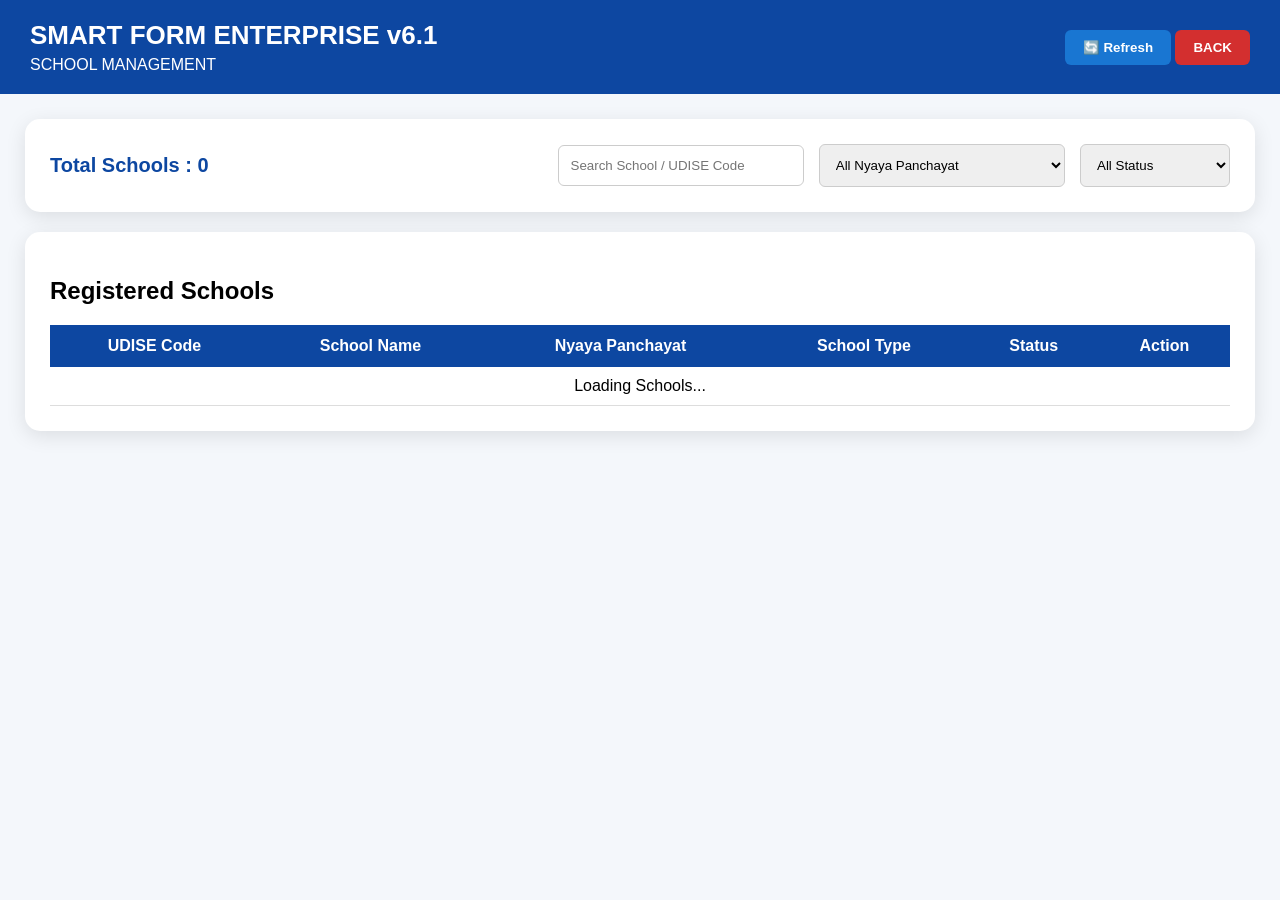
<file: admin/schools.html>
<!DOCTYPE html>

<html lang="en">

<head>


<meta charset="UTF-8">


<meta name="viewport"
content="width=device-width,initial-scale=1.0">



<title>

SMART FORM ENTERPRISE v6.1 - School Management

</title>



<style>


*{

box-sizing:border-box;

}



body{


margin:0;


font-family:

"Segoe UI",
Arial,
sans-serif;


background:#f4f7fb;


}





/* =====================
 HEADER
===================== */


.header{


background:#0d47a1;


color:white;


padding:20px 30px;


display:flex;


justify-content:space-between;


align-items:center;


}



.header h1{


margin:0;


font-size:26px;


}



.header p{


margin:5px 0 0;


}






/* =====================
 BUTTON
===================== */


.btn{


border:none;


padding:10px 18px;


border-radius:6px;


cursor:pointer;


font-weight:bold;


}



.refresh{


background:#1976d2;


color:white;


}



.back{


background:#d32f2f;


color:white;


}







/* =====================
 CONTAINER
===================== */


.container{


padding:25px;


}




.card{


background:white;


padding:25px;


border-radius:15px;


box-shadow:


0 5px 20px rgba(0,0,0,.1);


margin-bottom:20px;


}







/* =====================
 FILTER
===================== */


.filter-box{


display:grid;


grid-template-columns:


2fr 1fr 1fr 150px;


gap:15px;


align-items:center;


}



input,
select{


width:100%;


padding:12px;


border:1px solid #ccc;


border-radius:6px;


}





.count{


font-size:20px;


font-weight:bold;


color:#0d47a1;


}






/* =====================
 TABLE
===================== */


.table-container{


overflow-x:auto;


}





table{


width:100%;


border-collapse:collapse;


}



th{


background:#0d47a1;


color:white;


padding:12px;


}



td{


padding:10px;


text-align:center;


border-bottom:1px solid #ddd;


}




tr:hover{


background:#f1f6ff;


}







/* STATUS */


.active{


background:#2e7d32;


color:white;


padding:5px 12px;


border-radius:20px;


font-size:12px;


}



.inactive{


background:#d32f2f;


color:white;


padding:5px 12px;


border-radius:20px;


font-size:12px;


}






@media(max-width:900px){


.filter-box{


grid-template-columns:1fr;


}



}


</style>

<body>


<!-- =====================
 HEADER
===================== -->


<div class="header">


<div>


<h1>

SMART FORM ENTERPRISE v6.1

</h1>


<p>

SCHOOL MANAGEMENT

</p>


</div>






<div>


<button

class="btn refresh"

onclick="loadSchools()">


🔄 Refresh


</button>






<button

class="btn back"

onclick="goBack()">


BACK


</button>



</div>



</div>









<!-- =====================
 MAIN CONTAINER
===================== -->


<div class="container">







<!-- SCHOOL FILTER -->


<div class="card">



<div class="filter-box">





<div class="count">


Total Schools :


<span id="totalSchools">

0

</span>



</div>







<input

type="text"

id="searchSchool"

placeholder="Search School / UDISE Code"

onkeyup="filterSchools()">







<select

id="nyayaFilter"

onchange="filterSchools()">



<option value="">


All Nyaya Panchayat


</option>


</select>








<select

id="statusFilter"

onchange="filterSchools()">



<option value="">


All Status


</option>




<option value="ACTIVE">


🟢 Active


</option>




<option value="INACTIVE">


🔴 Inactive


</option>



</select>







</div>



</div>









<!-- SCHOOL TABLE -->


<div class="card">



<h2>

Registered Schools


</h2>





<div class="table-container">





<table>



<thead>


<tr>



<th>

UDISE Code

</th>



<th>

School Name

</th>




<th>

Nyaya Panchayat

</th>




<th>

School Type

</th>




<th>

Status

</th>




<th>

Action

</th>



</tr>


</thead>






<tbody id="schoolTableBody">


<tr>


<td colspan="6">


Loading Schools...


</td>


</tr>


</tbody>




</table>




</div>




</div>






</div>
</head>
</file>
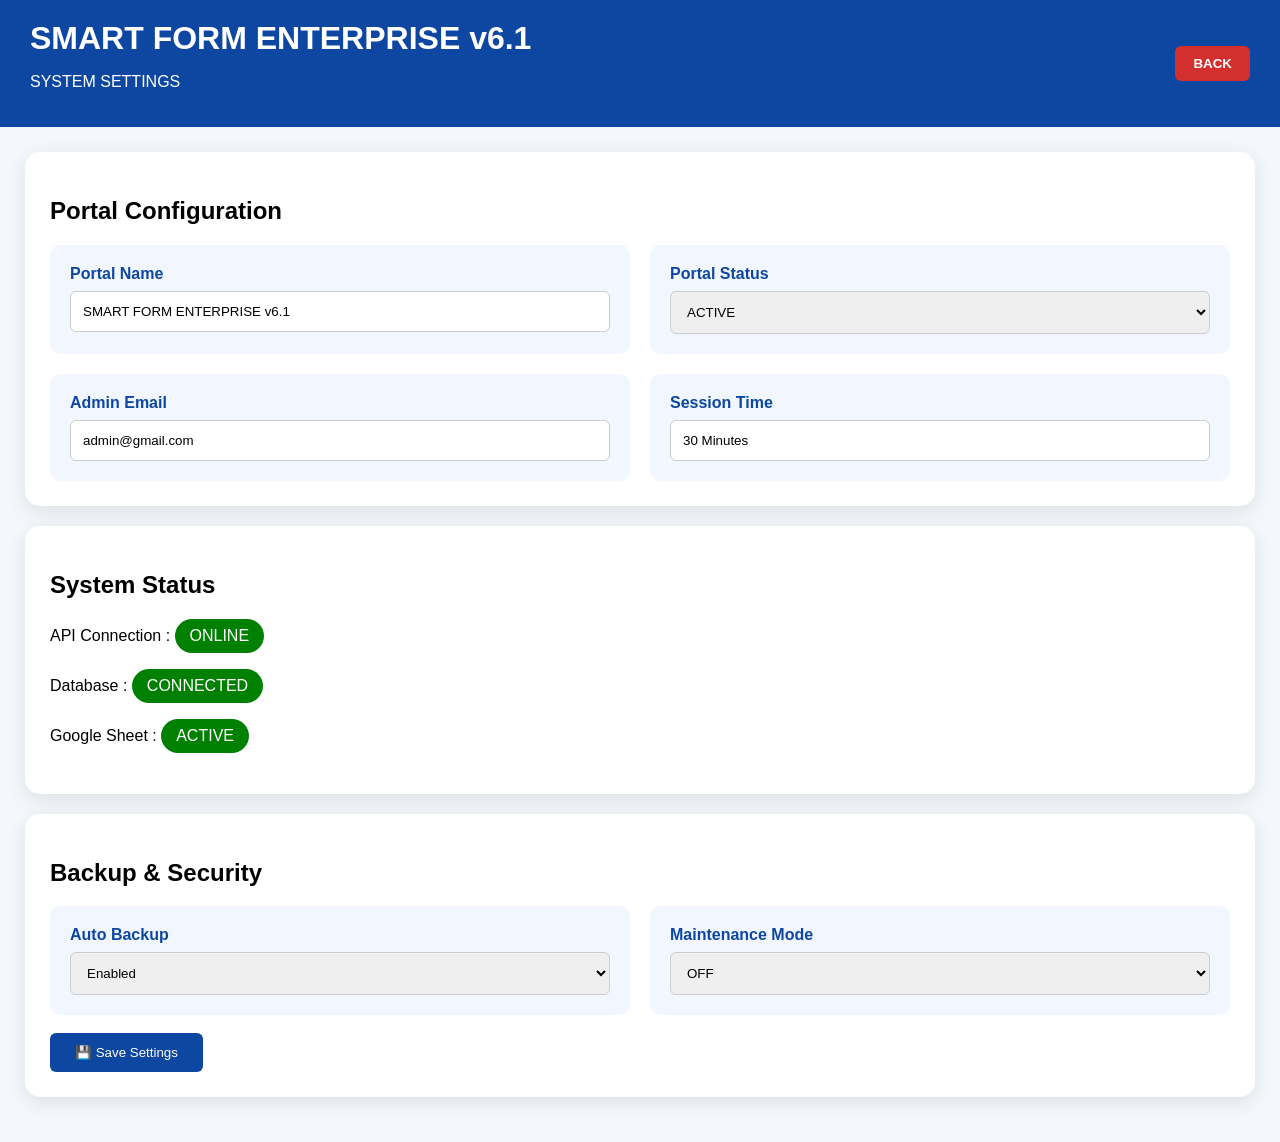
<file: admin/settings.html>
<!DOCTYPE html>
<html lang="en">

<head>

<meta charset="UTF-8">

<meta name="viewport" content="width=device-width,initial-scale=1.0">


<title>
SMART FORM ENTERPRISE v6.1 - Settings
</title>


<style>

*{
box-sizing:border-box;
}


body{

margin:0;

font-family:
"Segoe UI",
Arial,
sans-serif;

background:#f4f7fb;

}



/* HEADER */

.header{

background:#0d47a1;

color:white;

padding:20px 30px;

display:flex;

justify-content:space-between;

align-items:center;

}


.header h1{

margin:0;

}



.btn{

border:none;

padding:10px 18px;

border-radius:6px;

cursor:pointer;

font-weight:bold;

}



.back{

background:#d32f2f;

color:white;

}





.container{

padding:25px;

}





.card{

background:white;

padding:25px;

border-radius:15px;

margin-bottom:20px;

box-shadow:

0 5px 20px rgba(0,0,0,.1);

}




.settings-grid{

display:grid;

grid-template-columns:repeat(2,1fr);

gap:20px;

}





.box{

background:#f1f6ff;

padding:20px;

border-radius:10px;

}





.label{

font-weight:bold;

color:#0d47a1;

margin-bottom:8px;

}





input,
select{

width:100%;

padding:12px;

border:1px solid #ccc;

border-radius:6px;

}





.status{

padding:8px 15px;

border-radius:20px;

background:green;

color:white;

display:inline-block;

}





.save{

background:#0d47a1;

color:white;

border:none;

padding:12px 25px;

border-radius:6px;

cursor:pointer;

}




@media(max-width:800px){


.settings-grid{

grid-template-columns:1fr;

}


}



</style>


</head>


<body>





<div class="header">


<div>

<h1>
SMART FORM ENTERPRISE v6.1
</h1>


<p>
SYSTEM SETTINGS
</p>


</div>




<button
class="btn back"
onclick="goBack()">

BACK

</button>



</div>







<div class="container">







<div class="card">


<h2>
Portal Configuration
</h2>



<div class="settings-grid">



<div class="box">


<div class="label">
Portal Name
</div>


<input
value="SMART FORM ENTERPRISE v6.1">


</div>





<div class="box">


<div class="label">
Portal Status
</div>


<select>


<option>
ACTIVE
</option>


<option>
MAINTENANCE
</option>


</select>


</div>





<div class="box">


<div class="label">
Admin Email
</div>


<input
value="admin@gmail.com">


</div>





<div class="box">


<div class="label">
Session Time
</div>


<input
value="30 Minutes">


</div>




</div>


</div>









<div class="card">


<h2>
System Status
</h2>



<p>

API Connection :

<span class="status">

ONLINE

</span>

</p>




<p>

Database :

<span class="status">

CONNECTED

</span>

</p>




<p>

Google Sheet :

<span class="status">

ACTIVE

</span>

</p>



</div>








<div class="card">


<h2>
Backup & Security
</h2>



<div class="settings-grid">



<div class="box">


<div class="label">
Auto Backup
</div>


<select>

<option>
Enabled
</option>

<option>
Disabled
</option>


</select>


</div>





<div class="box">


<div class="label">
Maintenance Mode
</div>


<select>

<option>
OFF
</option>


<option>
ON
</option>


</select>


</div>




</div>



<br>


<button
class="save"
onclick="saveSettings()">

💾 Save Settings

</button>



</div>







</div>







<script>


function saveSettings(){


alert(
"Settings Saved Successfully"
);


}



function goBack(){


window.location.href=
"dashboard.html";


}



</script>





</body>

</html>
</file>
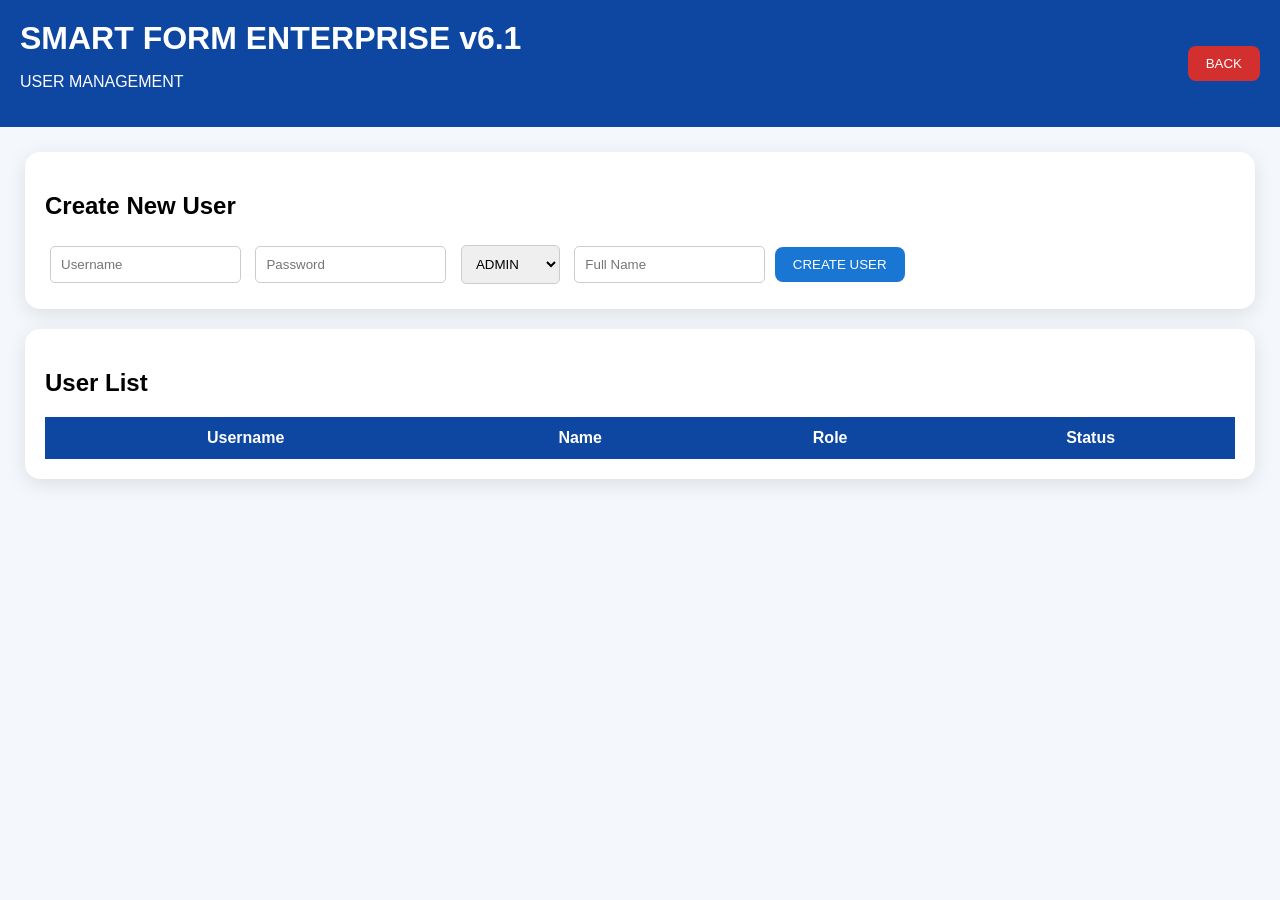
<file: admin/user.html>
<!DOCTYPE html>

<html lang="en">

<head>

<meta charset="UTF-8">

<meta name="viewport" content="width=device-width,initial-scale=1.0">


<title>
SMART FORM ENTERPRISE v6.1 - User Management
</title>


<style>

*{

box-sizing:border-box;

font-family:
"Segoe UI",
Arial,
sans-serif;

}



body{

margin:0;

background:#f4f7fb;

}



.header{

background:#0d47a1;

color:white;

padding:20px;

display:flex;

justify-content:space-between;

align-items:center;

}



.header h1{

margin:0;

}



.btn{

background:#d32f2f;

color:white;

border:none;

padding:10px 18px;

border-radius:8px;

cursor:pointer;

}



.container{

padding:25px;

}



.card{

background:white;

padding:20px;

border-radius:15px;

box-shadow:
0 5px 20px rgba(0,0,0,.1);

margin-bottom:20px;

}



table{

width:100%;

border-collapse:collapse;

}



th{

background:#0d47a1;

color:white;

padding:12px;

}



td{

padding:10px;

border-bottom:1px solid #ddd;

text-align:center;

}



.badge{

padding:5px 12px;

border-radius:20px;

background:green;

color:white;

}



.create{

background:#1976d2;

}



input,select{

padding:10px;

margin:5px;

border:1px solid #ccc;

border-radius:5px;

}



</style>


</head>


<body>



<div class="header">


<div>

<h1>
SMART FORM ENTERPRISE v6.1
</h1>

<p>
USER MANAGEMENT
</p>

</div>


<button class="btn"
onclick="location.href='dashboard.html'">

BACK

</button>


</div>





<div class="container">



<div class="card">


<h2>
Create New User
</h2>


<input id="username"
placeholder="Username">


<input id="password"
placeholder="Password">


<select id="role">

<option value="ADMIN">
ADMIN
</option>

<option value="NODAL">
NODAL
</option>

<option value="SCHOOL">
SCHOOL
</option>

</select>



<input id="name"
placeholder="Full Name">


<button
class="btn create"
onclick="createUser()">

CREATE USER

</button>


</div>







<div class="card">


<h2>
User List
</h2>



<table>


<thead>

<tr>

<th>
Username
</th>


<th>
Name
</th>


<th>
Role
</th>


<th>
Status
</th>


</tr>


</thead>



<tbody id="userTable">

</tbody>



</table>



</div>




</div>





<script src="../assets/js/users.js"></script>


</body>

</html>
</file>
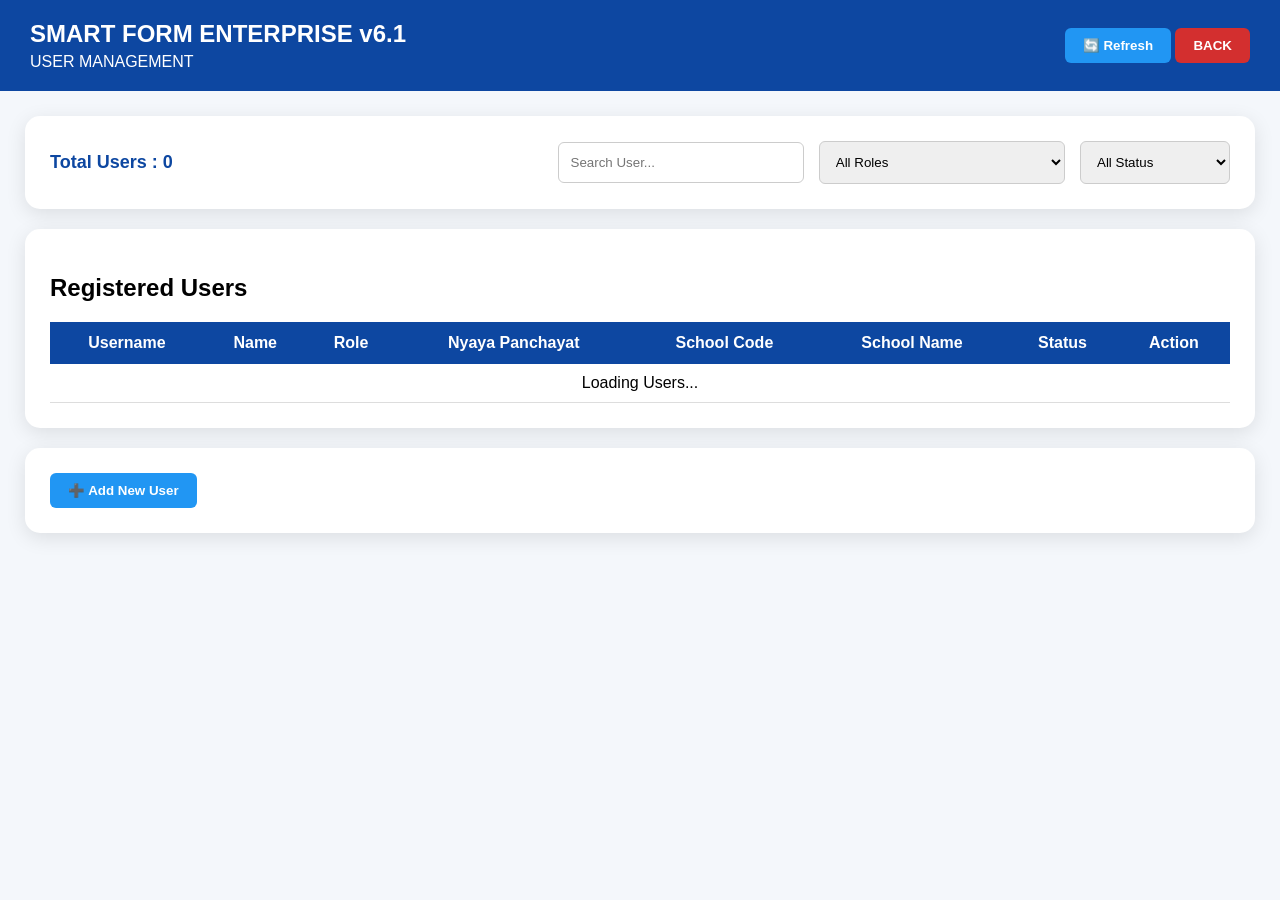
<file: admin/users.html>
<!DOCTYPE html>
<html lang="en">

<head>

<meta charset="UTF-8">

<meta name="viewport" content="width=device-width, initial-scale=1.0">


<title>
SMART FORM ENTERPRISE v6.1 - User Management
</title>



<style>


*{

box-sizing:border-box;

}



body{

margin:0;

font-family:

"Segoe UI",
Arial,
sans-serif;

background:#f4f7fb;

}




/* =====================
 HEADER
===================== */


.header{


background:#0d47a1;

color:white;

padding:20px 30px;

display:flex;

justify-content:space-between;

align-items:center;


}



.header h1{

margin:0;

font-size:24px;

}



.header p{

margin:5px 0 0;

}




.btn{


border:none;

padding:10px 18px;

border-radius:6px;

cursor:pointer;

font-weight:bold;

}




.back{


background:#d32f2f;

color:white;

}




.refresh{


background:#2196f3;

color:white;

}






/* =====================
 CONTAINER
===================== */


.container{


padding:25px;


}




.card{


background:white;

padding:25px;

border-radius:15px;


box-shadow:

0 5px 20px rgba(0,0,0,.1);


margin-bottom:20px;


}





/* =====================
 FILTER AREA
===================== */


.filter-box{


display:grid;

grid-template-columns:

2fr 1fr 1fr 150px;

gap:15px;

align-items:center;


}





input,
select{


padding:12px;

border:1px solid #ccc;

border-radius:6px;


}




.total{


font-size:18px;

font-weight:bold;

color:#0d47a1;


}








/* =====================
 TABLE
===================== */


.table-container{


overflow-x:auto;


}



table{


width:100%;

border-collapse:collapse;


}



th{


background:#0d47a1;

color:white;

padding:12px;

text-align:center;


}



td{


padding:10px;

border-bottom:1px solid #ddd;

text-align:center;


}






/* STATUS */


.active{


background:#2e7d32;

color:white;

padding:5px 12px;

border-radius:20px;

font-size:12px;


}



.inactive{


background:#d32f2f;

color:white;

padding:5px 12px;

border-radius:20px;

font-size:12px;


}






/* MOBILE */


@media(max-width:900px){


.filter-box{


grid-template-columns:1fr;


}


}



</style>


</head>
<body>



<!-- =====================
 HEADER
===================== -->


<div class="header">


<div>

<h1>
SMART FORM ENTERPRISE v6.1
</h1>


<p>
USER MANAGEMENT
</p>


</div>





<div>


<button
class="btn refresh"
onclick="loadUsers()">

🔄 Refresh

</button>




<button
class="btn back"
onclick="goBack()">

BACK

</button>


</div>



</div>









<div class="container">







<!-- =====================
 USER SUMMARY
===================== -->


<div class="card">


<div class="filter-box">



<div class="total">

Total Users :

<span id="totalUsers">

0

</span>


</div>






<input

type="text"

id="searchUser"

placeholder="Search User..."

onkeyup="filterUsers()">


 




<select

id="roleFilter"

onchange="filterUsers()">



<option value="">

All Roles

</option>


<option value="ADMIN">

ADMIN

</option>


<option value="NODAL">

NODAL

</option>


<option value="SCHOOL">

SCHOOL

</option>



</select>








<select

id="statusFilter"

onchange="filterUsers()">



<option value="">

All Status

</option>



<option value="ACTIVE">

ACTIVE

</option>



<option value="INACTIVE">

INACTIVE

</option>




</select>






</div>


</div>









<!-- =====================
 USER TABLE
===================== -->


<div class="card">


<h2>

Registered Users

</h2>





<div class="table-container">


<table>


<thead>


<tr>


<th>
Username
</th>


<th>
Name
</th>


<th>
Role
</th>


<th>
Nyaya Panchayat
</th>


<th>
School Code
</th>


<th>
School Name
</th>


<th>
Status
</th>


<th>
Action
</th>



</tr>


</thead>





<tbody id="userTable">


<tr>


<td colspan="8">

Loading Users...

</td>


</tr>


</tbody>





</table>


</div>


</div>









<!-- =====================
 ADD USER BUTTON
===================== -->


<div class="card">


<button

class="btn refresh"

onclick="addUser()">


➕ Add New User

</button>


</div>





</div>
<script>


const API_URL =

"https://script.google.com/macros/s/AKfycbwKTmGemqiI-Lyd-YQCIVaxkCLZfYUyENpSuKL_B7z7ZMLAmv_xtL7LbciUVI2YI9JIfw/exec";




let USERS=[];






// LOAD USERS


document.addEventListener(
"DOMContentLoaded",
function(){

loadUsers();

});







async function loadUsers(){


try{


const response =

await fetch(API_URL,{

method:"POST",

headers:{

"Content-Type":
"text/plain;charset=utf-8"

},


body:JSON.stringify({

action:"users"

})


});





const result =

JSON.parse(
await response.text()
);





if(result.success){


USERS=result.data;


document.getElementById(
"totalUsers"
).innerHTML=

USERS.length;



displayUsers(USERS);



}

else{


alert(result.message);


}



}

catch(error){


console.log(error);


alert(
"Server Connection Failed"
);


}



}









// DISPLAY USERS


function displayUsers(data){



let html="";





if(data.length===0){


html=

`

<tr>

<td colspan="8">

No User Found

</td>

</tr>


`;


}






data.forEach(function(user){



html +=


`

<tr>


<td>

${user.username}

</td>



<td>

${user.name}

</td>



<td>

${user.role}

</td>



<td>

${user.nyayaPanchayat}

</td>



<td>

${user.schoolCode}

</td>



<td>

${user.schoolName}

</td>




<td>


<span class="${
user.active
?
'active'
:
'inactive'
}">


${
user.active
?
'ACTIVE'
:
'INACTIVE'
}


</span>


</td>





<td>


<button

class="btn refresh"

onclick="changeStatus('${user.username}',${!user.active})">


Change


</button>


</td>




</tr>


`;




});





document.getElementById(
"userTable"
).innerHTML=html;



}









// FILTER


function filterUsers(){



let search =

document.getElementById(
"searchUser"
).value
.toLowerCase();




let role =

document.getElementById(
"roleFilter"
).value;





let status =

document.getElementById(
"statusFilter"
).value;






let filtered =

USERS.filter(function(user){



return (

String(user.username)
.toLowerCase()
.includes(search)


||

String(user.name)
.toLowerCase()
.includes(search)



)

&&

(

role===""
||
user.role===role

)


&&

(

status===""

||

(status==="ACTIVE" && user.active)

||

(status==="INACTIVE" && !user.active)


);



});





displayUsers(filtered);



}









// CHANGE STATUS


async function changeStatus(
username,
status
){



await fetch(API_URL,{


method:"POST",


headers:{


"Content-Type":
"text/plain;charset=utf-8"


},



body:JSON.stringify({


action:"updateStatus",


username:username,


status:status


})


});




loadUsers();



}









// ADD USER


function addUser(){



alert(

"Add User Module Coming Soon"

);



}








// BACK


function goBack(){


window.location.href=
"dashboard.html";


}



</script>


</body>

</html>
</file>
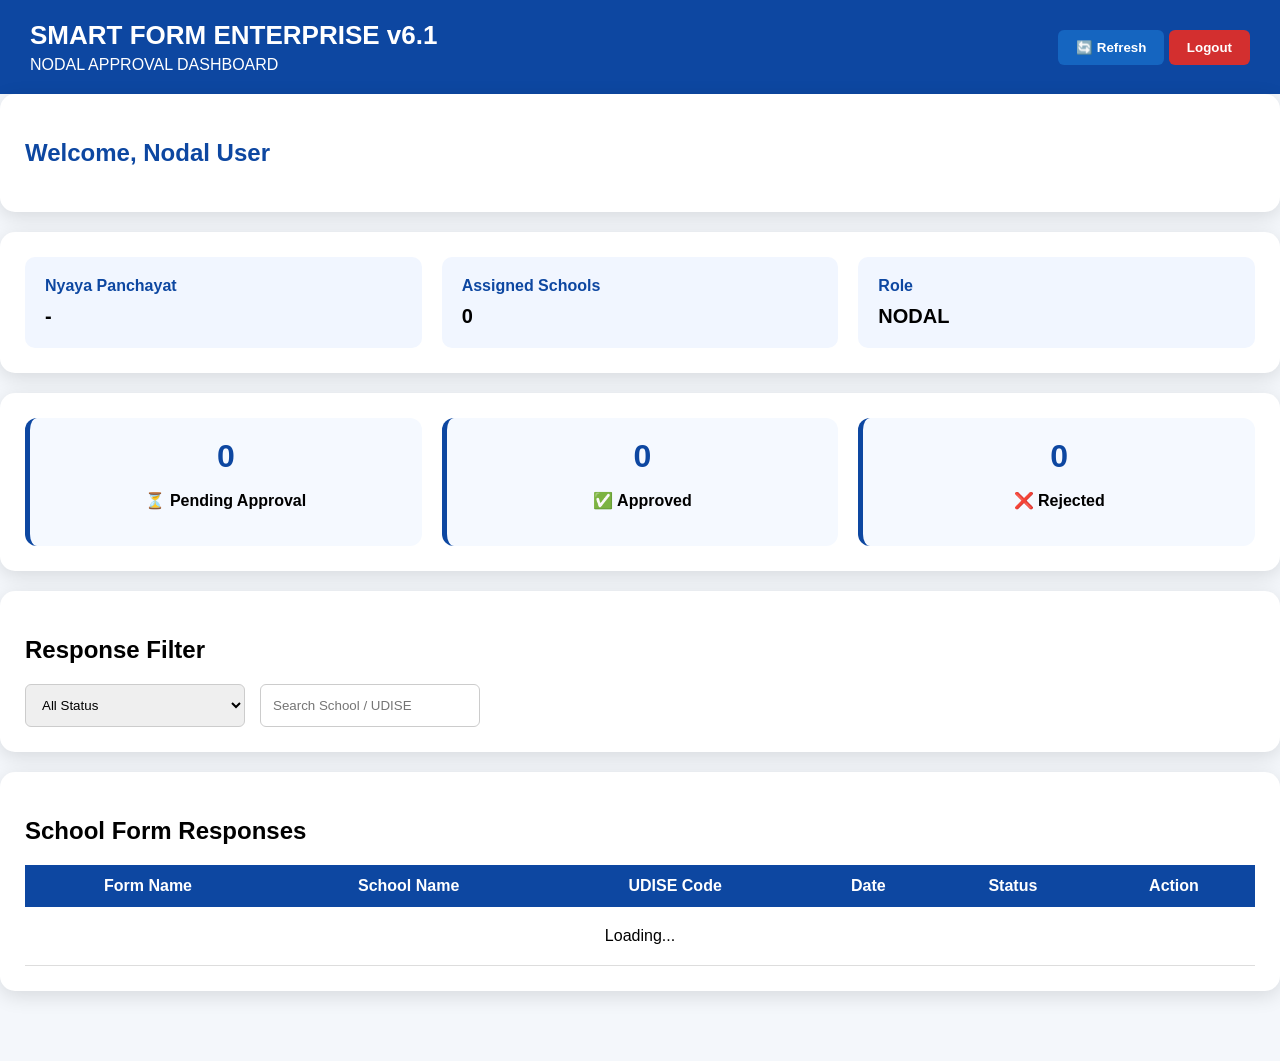
<file: nodal/dashboard.html>
<!DOCTYPE html>

<html lang="en">

<head>

<meta charset="UTF-8">

<meta name="viewport"
content="width=device-width,initial-scale=1.0">


<title>
SMART FORM ENTERPRISE v6.1
- NODAL DASHBOARD
</title>


<style>


*{
box-sizing:border-box;
}



body{

margin:0;

font-family:

"Segoe UI",
Arial,
sans-serif;

background:#f4f7fb;

}



/*========================
 HEADER
========================*/


.header{

background:#0d47a1;

color:white;

padding:20px 30px;

display:flex;

justify-content:space-between;

align-items:center;

}



.header h1{

margin:0;

font-size:26px;

}



.header p{

margin:5px 0 0;

}





.btn{

border:none;

padding:10px 18px;

border-radius:6px;

cursor:pointer;

font-weight:bold;

}



.refresh{

background:#1565c0;

color:white;

}



.logout{

background:#d32f2f;

color:white;

}







/*========================
 CONTAINER
========================*/


.container{

padding:25px;

}






.card{

background:white;

padding:25px;

border-radius:15px;

margin-bottom:20px;

box-shadow:

0 5px 20px rgba(0,0,0,.12);

}








/*========================
 USER INFO
========================*/


.info{

display:grid;

grid-template-columns:

repeat(3,1fr);

gap:20px;

}




.box{

background:#f1f6ff;

padding:20px;

border-radius:10px;

}



.label{

font-weight:bold;

color:#0d47a1;

}



.value{

font-size:20px;

margin-top:10px;

font-weight:bold;

}







/*========================
 STATISTICS
========================*/


.stats{

display:grid;

grid-template-columns:

repeat(3,1fr);

gap:20px;

}




.stat{

padding:20px;

border-radius:12px;

text-align:center;

background:#f5f9ff;

border-left:5px solid #0d47a1;

}



.stat h2{

margin:0;

font-size:32px;

color:#0d47a1;

}



.stat p{

font-weight:bold;

}








/*========================
 FILTER
========================*/


.filter{

display:flex;

gap:15px;

flex-wrap:wrap;

}



select,
input{

padding:12px;

border:1px solid #ccc;

border-radius:6px;

min-width:220px;

}







/*========================
 STATUS BADGE
========================*/


.badge{

padding:6px 12px;

border-radius:5px;

font-weight:bold;

color:white;

display:inline-block;

}



.pending{

background:#f57c00;

}



.approved{

background:#2e7d32;

}



.rejected{

background:#d32f2f;

}






/*========================
 TABLE
========================*/


table{

width:100%;

border-collapse:collapse;

margin-top:20px;

}



th{

background:#0d47a1;

color:white;

padding:12px;

}



td{

padding:12px;

text-align:center;

border-bottom:1px solid #ddd;

}



tr:hover{

background:#f1f6ff;

}







/*========================
 ACTION BUTTON
========================*/


.action-btn{

padding:7px 12px;

margin:3px;

border:none;

border-radius:5px;

cursor:pointer;

font-weight:bold;

}



.view{

background:#1565c0;

color:white;

}



.approve{

background:#2e7d32;

color:white;

}



.reject{

background:#d32f2f;

color:white;

}






/*========================
 MODAL
========================*/


.modal{

display:none;

position:fixed;

top:0;

left:0;

width:100%;

height:100%;

background:rgba(0,0,0,.5);

align-items:center;

justify-content:center;

}



.modal-box{

background:white;

width:90%;

max-width:600px;

padding:25px;

border-radius:15px;

}





.loading{

text-align:center;

padding:20px;

}







@media(max-width:900px){


.info,
.stats{

grid-template-columns:1fr;

}


table{

font-size:12px;

}



}


</style>


</head>


<body>



<div class="header">


<div>


<h1>
SMART FORM ENTERPRISE v6.1
</h1>


<p>
NODAL APPROVAL DASHBOARD
</p>


</div>




<div>


<button
class="btn refresh"
onclick="loadResponses()">

🔄 Refresh

</button>


<button
class="btn logout"
onclick="logout()">

Logout

</button>


</div>


</div>


<!-- =========================
 USER INFORMATION
========================= -->


<div class="card">


<h2 style="color:#0d47a1;">


Welcome,

<span id="nodalName">

Nodal User

</span>


</h2>


</div>








<!-- =========================
 NODAL DETAILS
========================= -->


<div class="card">


<div class="info">



<div class="box">


<div class="label">

Nyaya Panchayat

</div>


<div class="value"
id="nyayaPanchayat">

-

</div>


</div>







<div class="box">


<div class="label">

Assigned Schools

</div>


<div class="value"
id="schoolCount">

0

</div>


</div>








<div class="box">


<div class="label">

Role

</div>


<div class="value">

NODAL

</div>


</div>





</div>


</div>










<!-- =========================
 STATUS SUMMARY
========================= -->


<div class="card">


<div class="stats">





<div class="stat">


<h2 id="totalPending">

0

</h2>


<p>

⏳ Pending Approval

</p>


</div>







<div class="stat">


<h2 id="totalApproved">

0

</h2>


<p>

✅ Approved

</p>


</div>







<div class="stat">


<h2 id="totalRejected">

0

</h2>


<p>

❌ Rejected

</p>


</div>





</div>


</div>









<!-- =========================
 FILTER
========================= -->


<div class="card">


<h2>

Response Filter

</h2>





<div class="filter">


<select

id="statusFilter"

onchange="filterResponses()">



<option value="">

All Status

</option>



<option value="PENDING">

Pending

</option>




<option value="APPROVED">

Approved

</option>




<option value="REJECTED">

Rejected

</option>




</select>







<input

id="searchBox"

placeholder="Search School / UDISE"

onkeyup="filterResponses()">



</div>



</div>









<!-- =========================
 RESPONSE TABLE
========================= -->


<div class="card">


<h2>

School Form Responses

</h2>





<table>


<thead>


<tr>


<th>
Form Name
</th>


<th>
School Name
</th>


<th>
UDISE Code
</th>


<th>
Date
</th>


<th>
Status
</th>


<th>
Action
</th>


</tr>


</thead>





<tbody id="responseTable">


<tr>


<td colspan="6"
class="loading">


Loading...


</td>


</tr>


</tbody>



</table>



</div>









<!-- =========================
 MODAL
========================= -->


<div id="responseModal"
class="modal">



<div class="modal-box">



<h2>

Response Details

</h2>




<div id="modalData">

</div>





<br>


<button

class="btn logout"

onclick="closeModal()">


Close


</button>



</div>


</div>









<script>


/*========================
 API CONFIG
========================*/


const API_URL =

"https://script.google.com/macros/s/AKfycbwKTmGemqiI-Lyd-YQCIVaxkCLZfYUyENpSuKL_B7z7ZMLAmv_xtL7LbciUVI2YI9JIfw/exec";





let USER =

JSON.parse(

localStorage.getItem("USER")

||

"{}"

);





let RESPONSE_DATA=[];









/*========================
 LOAD USER
========================*/


function loadUser(){



document.getElementById(
"nodalName"
).innerHTML =


USER.name

||

USER.username

||

"Nodal User";





document.getElementById(
"nyayaPanchayat"
).innerHTML =


USER.nyayaPanchayat

||

"-";



}









/*========================
 LOAD RESPONSES
========================*/


async function loadResponses(){


try{



let response = await fetch(

API_URL,

{


method:"POST",


headers:{


"Content-Type":

"text/plain;charset=utf-8"


},


body:JSON.stringify({


action:"nodalResponses",


nyayaPanchayat:

USER.nyayaPanchayat



})


}

);






let result =

await response.json();





if(result.success){


RESPONSE_DATA =

result.data || [];



updateDashboard(
RESPONSE_DATA
);



displayResponses(
RESPONSE_DATA
);



}

else{


alert(result.message);


}



}

catch(error){


console.log(error);


}



}
 /*========================
 UPDATE DASHBOARD COUNT
========================*/


function updateDashboard(data){


let pending = 0;

let approved = 0;

let rejected = 0;




data.forEach(item=>{


let status =

String(item.status || "PENDING")
.toUpperCase();




if(status==="APPROVED"){

approved++;

}

else if(status==="REJECTED"){

rejected++;

}

else{

pending++;

}



});





document.getElementById(
"totalPending"
).innerHTML = pending;



document.getElementById(
"totalApproved"
).innerHTML = approved;



document.getElementById(
"totalRejected"
).innerHTML = rejected;



document.getElementById(
"schoolCount"
).innerHTML =

[...new Set(

data.map(
x=>x.schoolCode
)

)]

.length;



}











/*========================
 DISPLAY RESPONSE TABLE
========================*/


function displayResponses(data){


let html="";




if(data.length===0){


html=`

<tr>

<td colspan="6">

No Response Found

</td>

</tr>

`;


}



data.forEach(item=>{



let status =

String(item.status || "PENDING")
.toUpperCase();





let badge="";





if(status==="APPROVED"){



badge=

`

<span class="badge approved">

✅ APPROVED

</span>

`;



}

else if(status==="REJECTED"){



badge=

`

<span class="badge rejected">

❌ REJECTED

</span>

`;



}

else{



badge=

`

<span class="badge pending">

⏳ PENDING

</span>

`;



}







let action="";





/*
 ONLY PENDING
 CAN APPROVE / REJECT
*/


if(status==="PENDING"){



action=

`

<button

class="action-btn view"

onclick='viewResponse(${JSON.stringify(item)})'>

View

</button>





<button

class="action-btn approve"

onclick='approveResponse(${JSON.stringify(item)})'>

✅ Approve

</button>





<button

class="action-btn reject"

onclick='rejectResponse(${JSON.stringify(item)})'>

❌ Reject

</button>


`;



}

else{



action=

`

<button

class="action-btn view"

onclick='viewResponse(${JSON.stringify(item)})'>

View

</button>



`;



}







html +=

`

<tr>


<td>

${item.formName || ""}

</td>



<td>

${item.schoolName || ""}

</td>



<td>

${item.schoolCode || ""}

</td>



<td>

${new Date(item.date)
.toLocaleDateString()}

</td>



<td>

${badge}

</td>



<td>

${action}

</td>



</tr>

`;





});







document.getElementById(
"responseTable"
).innerHTML = html;



}












/*========================
 FILTER RESPONSE
========================*/


function filterResponses(){



let search =

document.getElementById(
"searchBox"
)

.value

.toLowerCase();




let status =

document.getElementById(
"statusFilter"
)

.value;






let data =

RESPONSE_DATA.filter(item=>{



let text =

(

String(item.schoolName)

+

String(item.schoolCode)

+

String(item.formName)

)

.toLowerCase();






let searchMatch =

text.includes(search);






let statusMatch =

!status

||

String(item.status)
===

status;






return (

searchMatch

&&

statusMatch

);



});





displayResponses(data);



}









/*========================
 VIEW RESPONSE
========================*/


function viewResponse(item){



let html =



`

<p>

<b>School Name:</b>

${item.schoolName}

</p>



<p>

<b>UDISE Code:</b>

${item.schoolCode}

</p>



<p>

<b>Form:</b>

${item.formName}

</p>



<p>

<b>Status:</b>

${item.status}

</p>



<hr>

`;







let response={};



try{


response =

JSON.parse(
item.response || "{}"
);


}

catch(e){


response={};


}







Object.keys(response)
.forEach(key=>{


html +=


`

<p>

<b>${key}</b> :

${response[key]}

</p>


`;



});







if(item.remark){



html +=


`

<hr>

<p>

<b>Remark:</b>

${item.remark}

</p>

`;



}







document.getElementById(
"modalData"
).innerHTML = html;





document.getElementById(
"responseModal"
)

.style.display="flex";



}








function closeModal(){


document.getElementById(
"responseModal"
)

.style.display="none";


}
 /*========================
 APPROVE RESPONSE
========================*/


async function approveResponse(item){



if(
!confirm(
"क्या आप इस Response को Approve करना चाहते हैं?"
)
){

return;

}




await updateStatus(

item,

"APPROVED",

""

);



}









/*========================
 REJECT RESPONSE
========================*/


async function rejectResponse(item){



let remark =

prompt(

"Reject करने का कारण लिखें"

);





if(
!remark
){

return;

}





await updateStatus(

item,

"REJECTED",

remark

);



}









/*========================
 UPDATE STATUS API
========================*/


async function updateStatus(
item,
status,
remark
){



try{


let response = await fetch(

API_URL,

{


method:"POST",


headers:{


"Content-Type":

"text/plain;charset=utf-8"


},


body:JSON.stringify({



action:

status==="APPROVED"

?

"approveResponse"

:

"rejectResponse",





formId:item.formId,



schoolCode:item.schoolCode,



schoolName:item.schoolName,



nyayaPanchayat:
item.nyayaPanchayat,



remark:remark,



actionBy:

USER.name || "NODAL"



})



}

);







let result =

await response.json();





if(result.success){



alert(

"Response "

+

status

+

" Successfully"

);





loadResponses();



}

else{


alert(

result.message

);



}



}

catch(error){


alert(

"Server Error"

);



}



}











/*========================
 LOGOUT
========================*/


function logout(){


localStorage.removeItem(
"USER"
);


window.location.href="../index.html";


}









/*========================
 INITIAL LOAD
========================*/


loadUser();

loadResponses();



</script>



</div>


</body>


</html>
<div class="container">
</file>
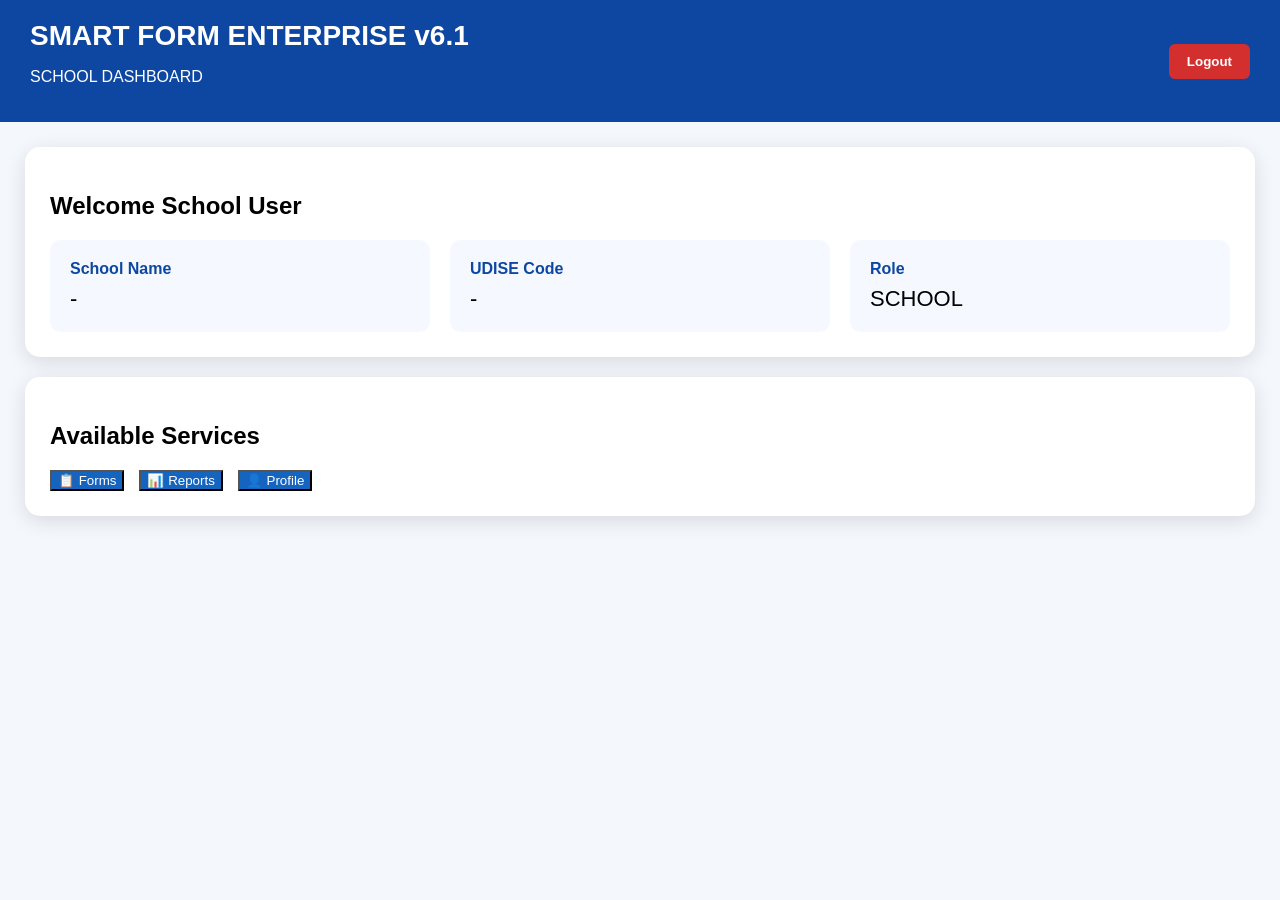
<file: school/dashboaard.html>
<!DOCTYPE html>
<html lang="en">

<head>

<meta charset="UTF-8">

<meta name="viewport" content="width=device-width,initial-scale=1.0">


<title>
SMART FORM ENTERPRISE v6.1 - School Dashboard
</title>


<style>

*{
box-sizing:border-box;
}


body{

margin:0;
font-family:"Segoe UI",Arial,sans-serif;
background:#f4f7fb;

}



.header{

background:#0d47a1;
color:white;
padding:20px 30px;

display:flex;
justify-content:space-between;
align-items:center;

}



.header h1{
margin:0;
font-size:28px;
}



.btn{

border:none;
padding:10px 18px;
border-radius:6px;
cursor:pointer;
font-weight:bold;

}



.logout{

background:#d32f2f;
color:white;

}



.container{

padding:25px;

}



.card{

background:white;
padding:25px;
border-radius:15px;

box-shadow:
0 5px 20px rgba(0,0,0,.12);

margin-bottom:20px;

}



.info{

display:grid;
grid-template-columns:repeat(auto-fit,minmax(250px,1fr));
gap:20px;

}



.box{

background:#f5f9ff;
padding:20px;
border-radius:10px;

}



.title{

color:#0d47a1;
font-weight:bold;

}



.value{

font-size:22px;
margin-top:8px;

}



.menu{

display:flex;
gap:15px;
flex-wrap:wrap;

}



.menu button{

background:#1565c0;
color:white;

}



</style>


</head>


<body>


<div class="header">


<div>

<h1>
SMART FORM ENTERPRISE v6.1
</h1>

<p>
SCHOOL DASHBOARD
</p>


</div>


<button 
class="btn logout"
onclick="logout()">

Logout

</button>


</div>





<div class="container">


<div class="card">


<h2>
Welcome
<span id="userName">
School User
</span>
</h2>



<div class="info">


<div class="box">

<div class="title">
School Name
</div>

<div class="value"
id="schoolName">
-
</div>

</div>



<div class="box">

<div class="title">
UDISE Code
</div>

<div class="value"
id="udiseCode">
-
</div>

</div>



<div class="box">

<div class="title">
Role
</div>

<div class="value"
id="userRole">
SCHOOL
</div>

</div>



</div>


</div>






<div class="card">


<h2>
Available Services
</h2>


<div class="menu">


<button onclick="openForms()">
📋 Forms
</button>



<button>
📊 Reports
</button>



<button>
👤 Profile
</button>



</div>


</div>





</div>





<script>


function loadUser(){


let user =
JSON.parse(
localStorage.getItem("USER")
||
"{}"
);



document.getElementById(
"userName"
).innerText =
user.name || user.username || "School User";



document.getElementById(
"schoolName"
).innerText =
user.schoolName || "-";



document.getElementById(
"udiseCode"
).innerText =
user.schoolCode || "-";



document.getElementById(
"userRole"
).innerText =
user.role || "SCHOOL";



}



function logout(){


localStorage.clear();


window.location.href="../index.html";


}




function openForms(){


window.location.href="forms.html";


}




loadUser();



</script>


</body>

</html>
</file>
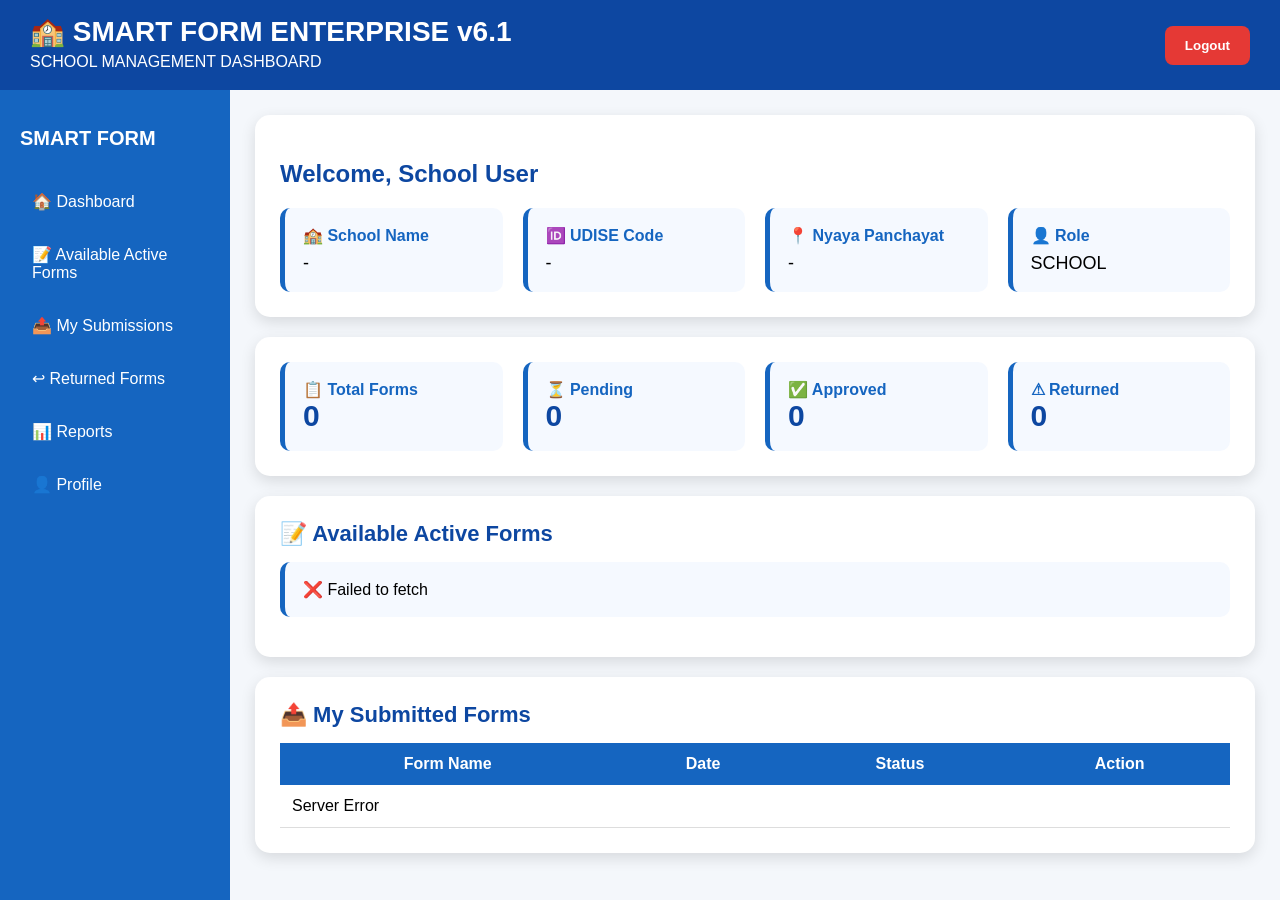
<file: school/dashboard.html>
<!DOCTYPE html>

<html lang="en">

<head>

<meta charset="UTF-8">

<meta name="viewport"
content="width=device-width, initial-scale=1.0">


<title>
SMART FORM ENTERPRISE v6.1
</title>


<style>

*{
box-sizing:border-box;
}


body{

margin:0;

font-family:
"Segoe UI",
Arial,
sans-serif;

background:#f4f7fb;

}


/* HEADER */

.header{

height:90px;

background:#0d47a1;

color:white;

display:flex;

align-items:center;

justify-content:space-between;

padding:0 30px;

}



.header h1{

margin:0;

font-size:28px;

}



.header p{

margin:5px 0;

}





.logout{

background:#e53935;

color:white;

border:none;

padding:12px 20px;

border-radius:8px;

cursor:pointer;

font-weight:bold;

}





/* LAYOUT */


.wrapper{

display:flex;

min-height:calc(100vh - 90px);

}





/* SIDEBAR */


.sidebar{

width:230px;

background:#1565c0;

color:white;

padding:20px;

}



.sidebar h2{

font-size:20px;

margin-bottom:30px;

}



.menu{

padding:12px;

margin-bottom:10px;

cursor:pointer;

border-radius:8px;

}



.menu:hover{

background:#1976d2;

}





/* CONTENT */


.content{

flex:1;

padding:25px;

}







.card{

background:white;

padding:25px;

border-radius:15px;

margin-bottom:20px;

box-shadow:

0 5px 15px rgba(0,0,0,.12);

}





.grid{

display:grid;

grid-template-columns:

repeat(auto-fit,minmax(220px,1fr));

gap:20px;

}




.info-box{

background:#f5f9ff;

border-left:

5px solid #1565c0;

padding:18px;

border-radius:10px;

}





.label{

color:#1565c0;

font-weight:bold;

}



.value{

font-size:18px;

margin-top:8px;

}







.counter{

font-size:30px;

font-weight:bold;

color:#0d47a1;

}






.section-title{

font-size:22px;

font-weight:bold;

color:#0d47a1;

margin-bottom:15px;

}





.form-item{

background:#f5f9ff;

padding:18px;

border-radius:10px;

margin-bottom:15px;

border-left:

5px solid #1565c0;

}



.form-item button{

background:#1565c0;

color:white;

border:none;

padding:10px 15px;

border-radius:7px;

cursor:pointer;

}







.returned{

border-left-color:#d32f2f;

}



.returned h3{

color:#d32f2f;

}





table{

width:100%;

border-collapse:collapse;

}



th{

background:#1565c0;

color:white;

padding:12px;

}



td{

padding:12px;

border-bottom:1px solid #ddd;

}




.badge{

padding:6px 12px;

border-radius:20px;

font-weight:bold;

}



.pending{

background:#fff3cd;

color:#856404;

}



.approved{

background:#d4edda;

color:#155724;

}



.rejected{

background:#f8d7da;

color:#721c24;

}



.loading{

text-align:center;

padding:20px;

font-weight:bold;

}



</style>


</head>


<body>


<div class="header">


<div>

<h1>
🏫 SMART FORM ENTERPRISE v6.1
</h1>


<p>
SCHOOL MANAGEMENT DASHBOARD
</p>


</div>



<button

class="logout"

onclick="logout()">

Logout

</button>



</div>





<div class="wrapper">



<div class="sidebar">


<h2>
SMART FORM
</h2>



<div class="menu"
onclick="goDashboard()">

🏠 Dashboard

</div>




<div class="menu"
onclick="openForms()">

📝 Available Active Forms

</div>




<div class="menu"
onclick="openSubmission()">

📤 My Submissions

</div>




<div class="menu"
onclick="openReturned()">

↩ Returned Forms

</div>




<div class="menu">

📊 Reports

</div>




<div class="menu">

👤 Profile

</div>



</div>





<div class="content">
<!-- =========================
 DASHBOARD CONTENT
========================= -->


<div class="card">


<h2 style="color:#0d47a1">

Welcome,

<span id="userName">

School User

</span>

</h2>





<div class="grid">



<div class="info-box">


<div class="label">

🏫 School Name

</div>


<div class="value"

id="schoolName">

-

</div>


</div>







<div class="info-box">


<div class="label">

🆔 UDISE Code

</div>


<div class="value"

id="udiseCode">

-

</div>


</div>







<div class="info-box">


<div class="label">

📍 Nyaya Panchayat

</div>


<div class="value"

id="nyayaPanchayat">

-

</div>


</div>







<div class="info-box">


<div class="label">

👤 Role

</div>


<div class="value"

id="userRole">

SCHOOL

</div>


</div>




</div>


</div>









<!-- =========================
 COUNTER
========================= -->


<div class="card">


<div class="grid">





<div class="info-box">


<div class="label">

📋 Total Forms

</div>


<div class="counter"

id="totalForms">

0

</div>


</div>








<div class="info-box">


<div class="label">

⏳ Pending

</div>


<div class="counter"

id="pendingForms">

0

</div>


</div>








<div class="info-box">


<div class="label">

✅ Approved

</div>


<div class="counter"

id="approvedForms">

0

</div>


</div>








<div class="info-box">


<div class="label">

⚠ Returned

</div>


<div class="counter"

id="returnedForms">

0

</div>


</div>






</div>


</div>









<!-- =========================
 RETURNED FORM
========================= -->


<div class="card"

id="returnedSection"

style="display:none;">



<div class="section-title"
style="color:#d32f2f;">


⚠ Returned Forms By Nodal


</div>





<div id="returnedData">


</div>



</div>









<!-- =========================
 ACTIVE FORMS
========================= -->


<div class="card">


<div class="section-title">

📝 Available Active Forms

</div>





<div id="activeForms">


<div class="loading">

Loading Forms...

</div>



</div>



</div>









<!-- =========================
 SUBMISSIONS
========================= -->


<div class="card">


<div class="section-title">

📤 My Submitted Forms

</div>






<table>


<thead>


<tr>


<th>

Form Name

</th>


<th>

Date

</th>


<th>

Status

</th>


<th>

Action

</th>


</tr>


</thead>





<tbody id="submissionTable">


<tr>


<td colspan="4">

Loading...

</td>


</tr>


</tbody>



</table>



</div>






</div>


</div>






<script>


/*========================
 API CONFIGURATION
========================*/


const API_URL =

"https://script.google.com/macros/s/AKfycbwKTmGemqiI-Lyd-YQCIVaxkCLZfYUyENpSuKL_B7z7ZMLAmv_xtL7LbciUVI2YI9JIfw/exec";





let USER =

JSON.parse(

localStorage.getItem("USER")

||

"{}"

);





let FORM_DATA=[];

let RESPONSE_DATA=[];
/*========================
 LOAD USER
========================*/


function loadUser(){


document.getElementById(
"userName"
).innerHTML =

USER.name ||

USER.username ||

"School User";



document.getElementById(
"schoolName"
).innerHTML =

USER.schoolName ||

"-";



document.getElementById(
"udiseCode"
).innerHTML =

USER.schoolCode ||

"-";



document.getElementById(
"nyayaPanchayat"
).innerHTML =

USER.nyayaPanchayat ||

"-";



document.getElementById(
"userRole"
).innerHTML =

USER.role ||

"SCHOOL";


}









/*========================
 LOAD ACTIVE FORMS
========================*/


async function loadForms(){

try{


const response = await fetch(

API_URL,

{

method:"POST",

headers:{

"Content-Type":"text/plain;charset=utf-8"

},

body:JSON.stringify({

action:"activeForms"

})

}

);



const text = await response.text();


console.log(
"ACTIVE FORM RESPONSE:",
text
);



const result = JSON.parse(text);





if(result.success){


FORM_DATA = result.data || [];


displayForms(
FORM_DATA
);


}

else{


document.getElementById(
"activeForms"
)

.innerHTML =

`

<div class="form-item">

❌ ${result.message}

</div>

`;


}



}

catch(error){


console.error(
"LOAD FORMS ERROR:",
error
);



document.getElementById(
"activeForms"
)

.innerHTML =

`

<div class="form-item">

❌ ${error.message}

</div>

`;


}


}








/*========================
 DISPLAY FORMS
========================*/


function displayForms(data){


let html="";




if(data.length===0){


html=

`

<div class="form-item">

कोई Active Form उपलब्ध नहीं है।

</div>

`;



}





data.forEach(form=>{


html +=

`

<div class="form-item">


<h3>

${form.name}

</h3>


<p>

${form.description || "Online Form"}

</p>



<button

onclick="openForm('${form.id}')">

📝 Open Form

</button>



</div>

`;



});





document.getElementById(
"activeForms"
)

.innerHTML = html;



}









/*========================
 OPEN FORM
========================*/


function openForm(id){


window.location.href =

"fill-form.html?id=" + id;


}









/*========================
 LOAD SCHOOL SUBMISSIONS
========================*/


async function loadSubmissions(){


try{


let response = await fetch(

API_URL,

{

method:"POST",

headers:{

"Content-Type":

"text/plain;charset=utf-8"

},


body:JSON.stringify({

action:"schoolResponses",

schoolCode:

USER.schoolCode

})

}

);






let result = await response.json();







if(result.success){


RESPONSE_DATA =

result.data || [];



displaySubmissions(
RESPONSE_DATA
);



updateCount(
RESPONSE_DATA
);



showReturned(
RESPONSE_DATA
);



}

else{


document.getElementById(
"submissionTable"
)

.innerHTML =

`

<tr>

<td colspan="4">

${result.message}

</td>

</tr>

`;



}



}

catch(error){


console.log(
"Submission Error",
error
);



document.getElementById(
"submissionTable"
)

.innerHTML =

`

<tr>

<td colspan="4">

Server Error

</td>

</tr>

`;



}



}
/*========================
 DISPLAY SUBMISSIONS
========================*/


function displaySubmissions(data){


let html="";



if(data.length===0){


html=`

<tr>

<td colspan="4">

कोई Submission उपलब्ध नहीं है।

</td>

</tr>

`;



}



data.forEach(item=>{


let status =

String(
item.status || "PENDING"
)

.toUpperCase();





let badge="";



if(status==="APPROVED"){


badge=

`<span class="badge approved">
✅ APPROVED
</span>`;



}

else if(status==="REJECTED"){


badge=

`<span class="badge rejected">
⚠ RETURNED
</span>`;



}

else{


badge=

`<span class="badge pending">
⏳ PENDING
</span>`;



}







let action="";





if(status==="REJECTED"){



action=

`

<button

class="form-item button"

onclick="editForm('${item.formId}')">

✏ Edit & Submit Again

</button>

`;



}







html +=

`

<tr>


<td>

${item.formName || ""}

</td>



<td>

${new Date(item.date)
.toLocaleDateString()}

</td>



<td>

${badge}

</td>



<td>

${action}

</td>



</tr>

`;



});






document.getElementById(
"submissionTable"
)

.innerHTML=html;



}









/*========================
 UPDATE COUNTS
========================*/


function updateCount(data){



let total=data.length;

let pending=0;

let approved=0;

let returned=0;





data.forEach(item=>{


let status=

String(
item.status || "PENDING"
)

.toUpperCase();





if(status==="APPROVED"){


approved++;


}

else if(status==="REJECTED"){


returned++;


}

else{


pending++;


}



});







document.getElementById(
"totalForms"
)

.innerHTML=total;



document.getElementById(
"pendingForms"
)

.innerHTML=pending;



document.getElementById(
"approvedForms"
)

.innerHTML=approved;



document.getElementById(
"returnedForms"
)

.innerHTML=returned;



}









/*========================
 RETURNED FORMS
========================*/


function showReturned(data){


let returned =

data.filter(item=>

String(item.status)
.toUpperCase()
==="REJECTED"

);





if(returned.length===0){


document.getElementById(
"returnedSection"
)

.style.display="none";


return;


}






let html="";





returned.forEach(item=>{



html +=

`

<div class="form-item returned">


<h3>

⚠ ${item.formName}

</h3>



<p>

<strong>
Remark:
</strong>

${item.remark || "Correction Required"}

</p>




<button

onclick="editForm('${item.formId}')">

✏ Edit Form

</button>



</div>

`;



});






document.getElementById(
"returnedData"
)

.innerHTML=html;





document.getElementById(
"returnedSection"
)

.style.display="block";



}









/*========================
 EDIT FORM
========================*/


function editForm(id){


window.location.href=

"fill-form.html?id="+id;


}









/*========================
 MENU FUNCTIONS
========================*/


function openForms(){


document.getElementById(
"activeForms"
)

.scrollIntoView({

behavior:"smooth"

});


}




function openSubmission(){


document.getElementById(
"submissionTable"
)

.scrollIntoView({

behavior:"smooth"

});


}




function openReturned(){


document.getElementById(
"returnedSection"
)

.scrollIntoView({

behavior:"smooth"

});


}




function goDashboard(){


window.scrollTo({

top:0,

behavior:"smooth"

});


}









/*========================
 LOGOUT
========================*/


function logout(){


localStorage.clear();


window.location.href="../index.html";


}









/*========================
 PAGE LOAD
========================*/


loadUser();

loadForms();

loadSubmissions();




</script>


</body>

</html>
</file>
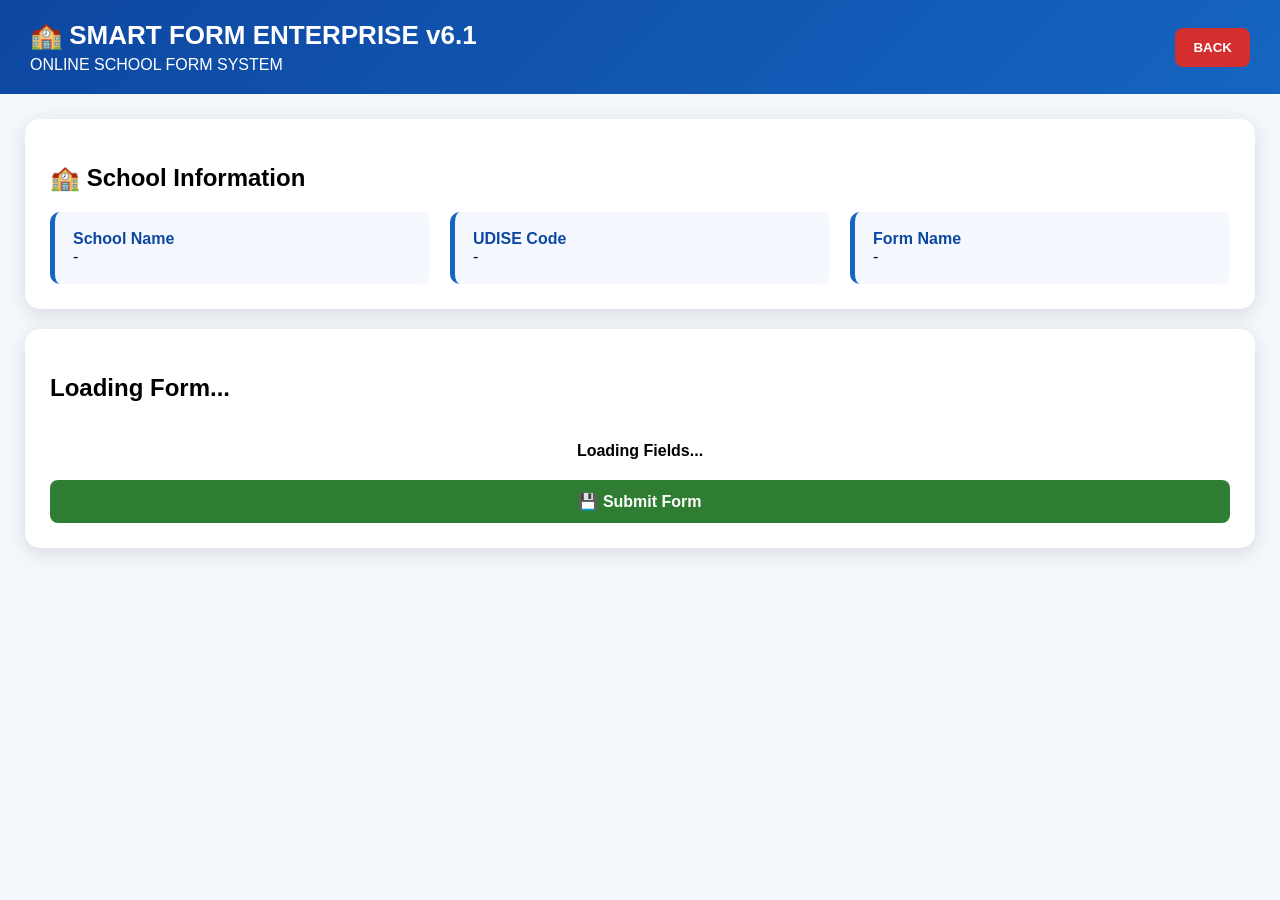
<file: school/fill-form.html>
<!DOCTYPE html>

<html lang="en">

<head>

<meta charset="UTF-8">

<meta name="viewport"
content="width=device-width, initial-scale=1.0">


<title>
SMART FORM ENTERPRISE v6.1 - Dynamic Form
</title>


<style>

*{
box-sizing:border-box;
}


body{

margin:0;

font-family:
"Segoe UI",
Arial,
sans-serif;

background:#f4f7fb;

}



/* HEADER */

.header{

background:linear-gradient(
135deg,
#0d47a1,
#1565c0
);

color:white;

padding:20px 30px;

display:flex;

justify-content:space-between;

align-items:center;

}



.header h1{

margin:0;

font-size:26px;

}



.header p{

margin:5px 0 0;

}




button{

border:none;

padding:12px 18px;

border-radius:8px;

cursor:pointer;

font-weight:bold;

}




.back{

background:#d32f2f;

color:white;

}




.container{

padding:25px;

}




.card{

background:white;

padding:25px;

border-radius:15px;

margin-bottom:20px;

box-shadow:

0 5px 20px rgba(0,0,0,.12);

}




.info{

display:grid;

grid-template-columns:

repeat(
auto-fit,
minmax(220px,1fr)
);

gap:20px;

}




.info-box{

background:#f5f9ff;

padding:18px;

border-radius:10px;

border-left:

5px solid #1565c0;

}




.title{

font-weight:bold;

color:#0d47a1;

}




.field{

margin-bottom:18px;

}



label{

display:block;

font-weight:bold;

color:#0d47a1;

}




input,
select,
textarea{


width:100%;

padding:12px;

margin-top:8px;

border:1px solid #ccc;

border-radius:8px;

font-size:15px;

}




.submit{

background:#2e7d32;

color:white;

width:100%;

font-size:16px;

}




.lock{

background:#c62828;

color:white;

padding:15px;

border-radius:10px;

}



.success{

background:#2e7d32;

color:white;

padding:15px;

border-radius:10px;

}



.loading{

text-align:center;

padding:20px;

font-weight:bold;

}



</style>


</head>



<body>


<div class="header">


<div>

<h1>
🏫 SMART FORM ENTERPRISE v6.1
</h1>


<p>
ONLINE SCHOOL FORM SYSTEM
</p>


</div>



<button
class="back"
onclick="goBack()">

BACK

</button>


</div>






<div class="container">



<div class="card">


<h2>
🏫 School Information
</h2>




<div class="info">



<div class="info-box">

<div class="title">
School Name
</div>

<div id="schoolName">
-
</div>

</div>





<div class="info-box">

<div class="title">
UDISE Code
</div>

<div id="schoolCode">
-
</div>

</div>





<div class="info-box">

<div class="title">
Form Name
</div>

<div id="formName">
-
</div>

</div>



</div>


</div>








<div class="card">


<div id="message"></div>



<h2 id="formTitle">

Loading Form...

</h2>




<form id="dynamicForm">


<div id="fields">

<div class="loading">

Loading Fields...

</div>


</div>




<button

type="submit"

id="submitBtn"

class="submit">

💾 Submit Form

</button>



</form>


</div>



</div>





<script>


/*========================
 API CONFIGURATION
========================*/


const API_URL =

"https://script.google.com/macros/s/AKfycbwKTmGemqiI-Lyd-YQCIVaxkCLZfYUyENpSuKL_B7z7ZMLAmv_xtL7LbciUVI2YI9JIfw/exec";





let formId =

new URLSearchParams(
window.location.search
)

.get("id");





let USER =

JSON.parse(

localStorage.getItem("USER")

||

"{}"

);





let locked=false;






/*========================
 LOAD USER
========================*/


function loadUser(){



document.getElementById(
"schoolName"
)

.innerHTML =

USER.schoolName || "-";





document.getElementById(
"schoolCode"
)

.innerHTML =

USER.schoolCode || "-";



}
/*========================
 LOAD FORM
========================*/


async function loadForm(){


try{


let response = await fetch(

API_URL,

{

method:"POST",

headers:{

"Content-Type":

"text/plain;charset=utf-8"

},

body:JSON.stringify({

action:"getForm",

formId:formId

})

}

);





let result = await response.json();





if(!result.success){


document.getElementById(
"formTitle"
).innerHTML=

"Form Not Found";


return;


}






let form=result.data;






document.getElementById(
"formName"
).innerHTML=

form.name;





document.getElementById(
"formTitle"
).innerHTML=

form.name;







let html="";






form.fields.forEach(field=>{



let type="text";




if(field.type==="Number"){


type="number";


}



if(field.type==="Date"){


type="date";


}





html+=`

<div class="field">

<label>

${field.name}

</label>


<input

type="${type}"

name="${field.name}"

required>


</div>


`;



});







document.getElementById(
"fields"
)

.innerHTML=html;






checkLock();





}

catch(error){



console.log(
"Form Load Error",
error
);



document.getElementById(
"fields"
)

.innerHTML=

`

<div class="lock">

Server Error

</div>

`;



}



}









/*========================
 CHECK FORM LOCK
========================*/


async function checkLock(){


try{


let response = await fetch(

API_URL,

{

method:"POST",

headers:{

"Content-Type":

"text/plain;charset=utf-8"

},

body:JSON.stringify({

action:"checkLock",

formId:formId,

schoolCode:

USER.schoolCode


})

}

);






let result = await response.json();







if(

result.success

&&

result.locked===true

){



locked=true;






document.getElementById(
"message"
)

.innerHTML=

`

<div class="lock">

🔒 यह Form पहले Submit हो चुका है।


<br><br>

कृपया Nodal/Admin से संपर्क करें।

</div>

`;







disableForm();



}



}

catch(error){


console.log(
"Lock Check Error",
error
);



}



}









/*========================
 DISABLE FORM
========================*/


function disableForm(){



document

.querySelectorAll(

"#dynamicForm input"

)

.forEach(function(el){



el.disabled=true;



});







let btn=

document.getElementById(
"submitBtn"
);






btn.disabled=true;


btn.innerHTML=

"🔒 Form Locked";



btn.style.background="#c62828";



}
/*========================
 SUBMIT FORM
========================*/


document

.getElementById(
"dynamicForm"
)

.addEventListener(

"submit",

async function(e){


e.preventDefault();





if(locked){


return;


}





let btn =

document.getElementById(
"submitBtn"
);





btn.disabled=true;


btn.innerHTML=

"Submitting...";







let responseData={};






new FormData(this)

.forEach(

(value,key)=>{


responseData[key]=value;


}

);







try{



/*========================
 SAVE RESPONSE
========================*/


let saveResponse = await fetch(

API_URL,

{

method:"POST",

headers:{

"Content-Type":

"text/plain;charset=utf-8"

},

body:JSON.stringify({

action:"saveResponse",


formId:formId,


formName:

document.getElementById(
"formName"
).innerHTML,



schoolCode:

USER.schoolCode,



schoolName:

USER.schoolName,



user:USER,



response:

responseData



})

}

);








let result =

await saveResponse.json();







if(result.success){



/*========================
 RESET APPROVAL
 AFTER RE-SUBMIT
========================*/



await fetch(

API_URL,

{

method:"POST",

headers:{

"Content-Type":

"text/plain;charset=utf-8"

},

body:JSON.stringify({

action:

"resetApprovalAfterResubmit",


formId:

formId,


schoolCode:

USER.schoolCode



})

}

);









/*========================
 CREATE LOCK
========================*/


await fetch(

API_URL,

{

method:"POST",

headers:{

"Content-Type":

"text/plain;charset=utf-8"

},

body:JSON.stringify({

action:

"createLock",


formId:

formId,


schoolCode:

USER.schoolCode



})

}

);








locked=true;






document.getElementById(
"message"
)

.innerHTML=

`

<div class="success">

✅ Response Submitted Successfully

<br><br>

🔒 Form Locked Successfully

</div>

`;







disableForm();






}

else{


alert(

result.message ||

"Submit Failed"

);



btn.disabled=false;


btn.innerHTML=

"💾 Submit Form";



}





}

catch(error){



console.log(
error
);



alert(
"Server Error"
);



btn.disabled=false;


btn.innerHTML=

"💾 Submit Form";



}





}

);









/*========================
 BACK
========================*/


function goBack(){


window.location.href=

"forms.html";


}









/*========================
 PAGE LOAD
========================*/


loadUser();

loadForm();
</file>
<file: assets/css/login.css>
/*=====================================================
 SMART FORM ENTERPRISE v6.0
 Login CSS
======================================================*/

*{
    margin:0;
    padding:0;
    box-sizing:border-box;
    font-family:Segoe UI,Arial,sans-serif;
}

body{

    background:#f4f7fb;

    display:flex;

    justify-content:center;

    align-items:center;

    min-height:100vh;

}

.login-container{

    width:100%;

    max-width:420px;

    padding:20px;

}

.login-card{

    background:#ffffff;

    border-radius:16px;

    padding:35px;

    box-shadow:0 10px 30px rgba(0,0,0,.12);

}

.logo{

    text-align:center;

    margin-bottom:30px;

}

.logo h1{

    color:#0d47a1;

    font-size:30px;

    font-weight:700;

}

.logo span{

    color:#777;

    font-size:14px;

}

.form-group{

    margin-bottom:18px;

}

.form-group label{

    display:block;

    margin-bottom:6px;

    font-size:14px;

    color:#444;

}

.form-group input{

    width:100%;

    padding:12px;

    border:1px solid #ccc;

    border-radius:8px;

    font-size:15px;

}

.form-group input:focus{

    outline:none;

    border-color:#1976d2;

}

.remember{

    display:flex;

    align-items:center;

    gap:8px;

    margin-bottom:20px;

}

button{

    width:100%;

    padding:13px;

    background:#1565c0;

    color:white;

    border:none;

    border-radius:8px;

    cursor:pointer;

    font-size:16px;

    font-weight:600;

}

button:hover{

    background:#0d47a1;

}

.message{

    margin-top:20px;

    text-align:center;

    font-size:14px;

    color:red;

}

.loading{

    opacity:.6;

    pointer-events:none;

}
</file>
